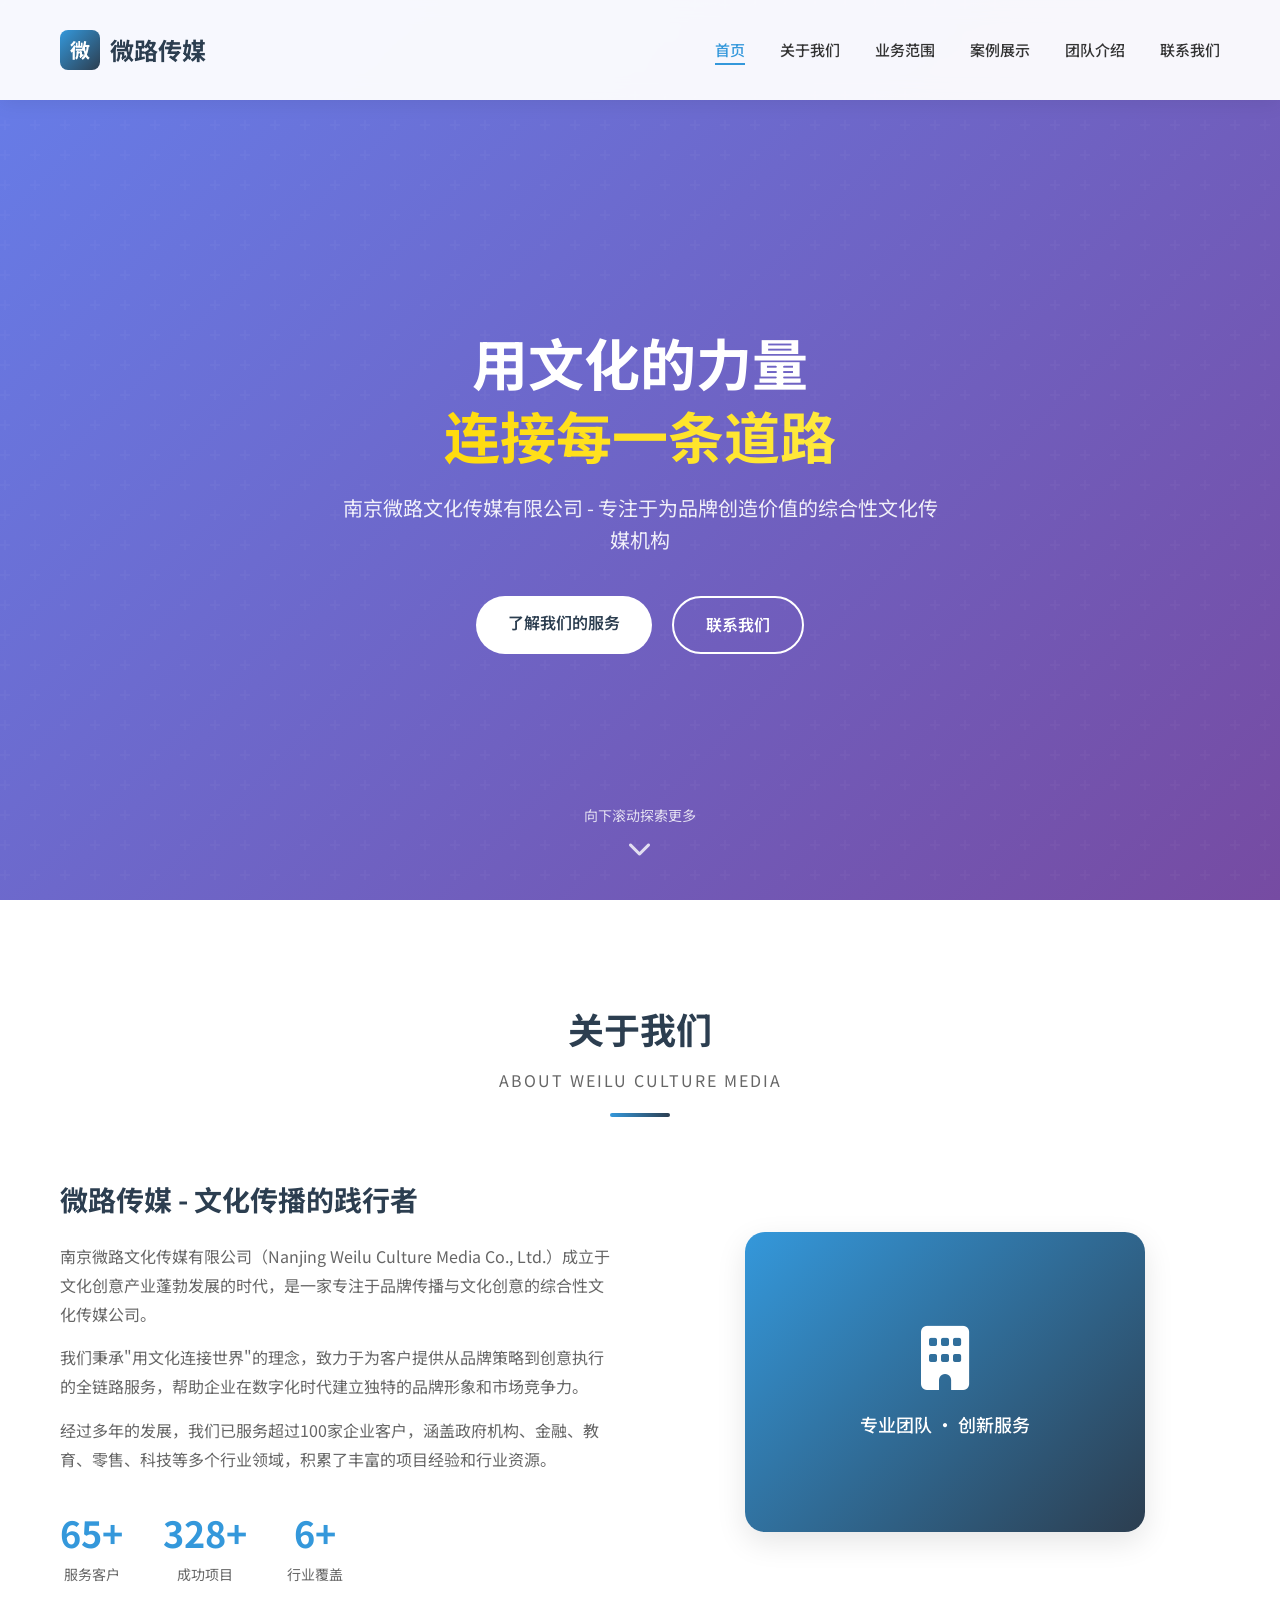
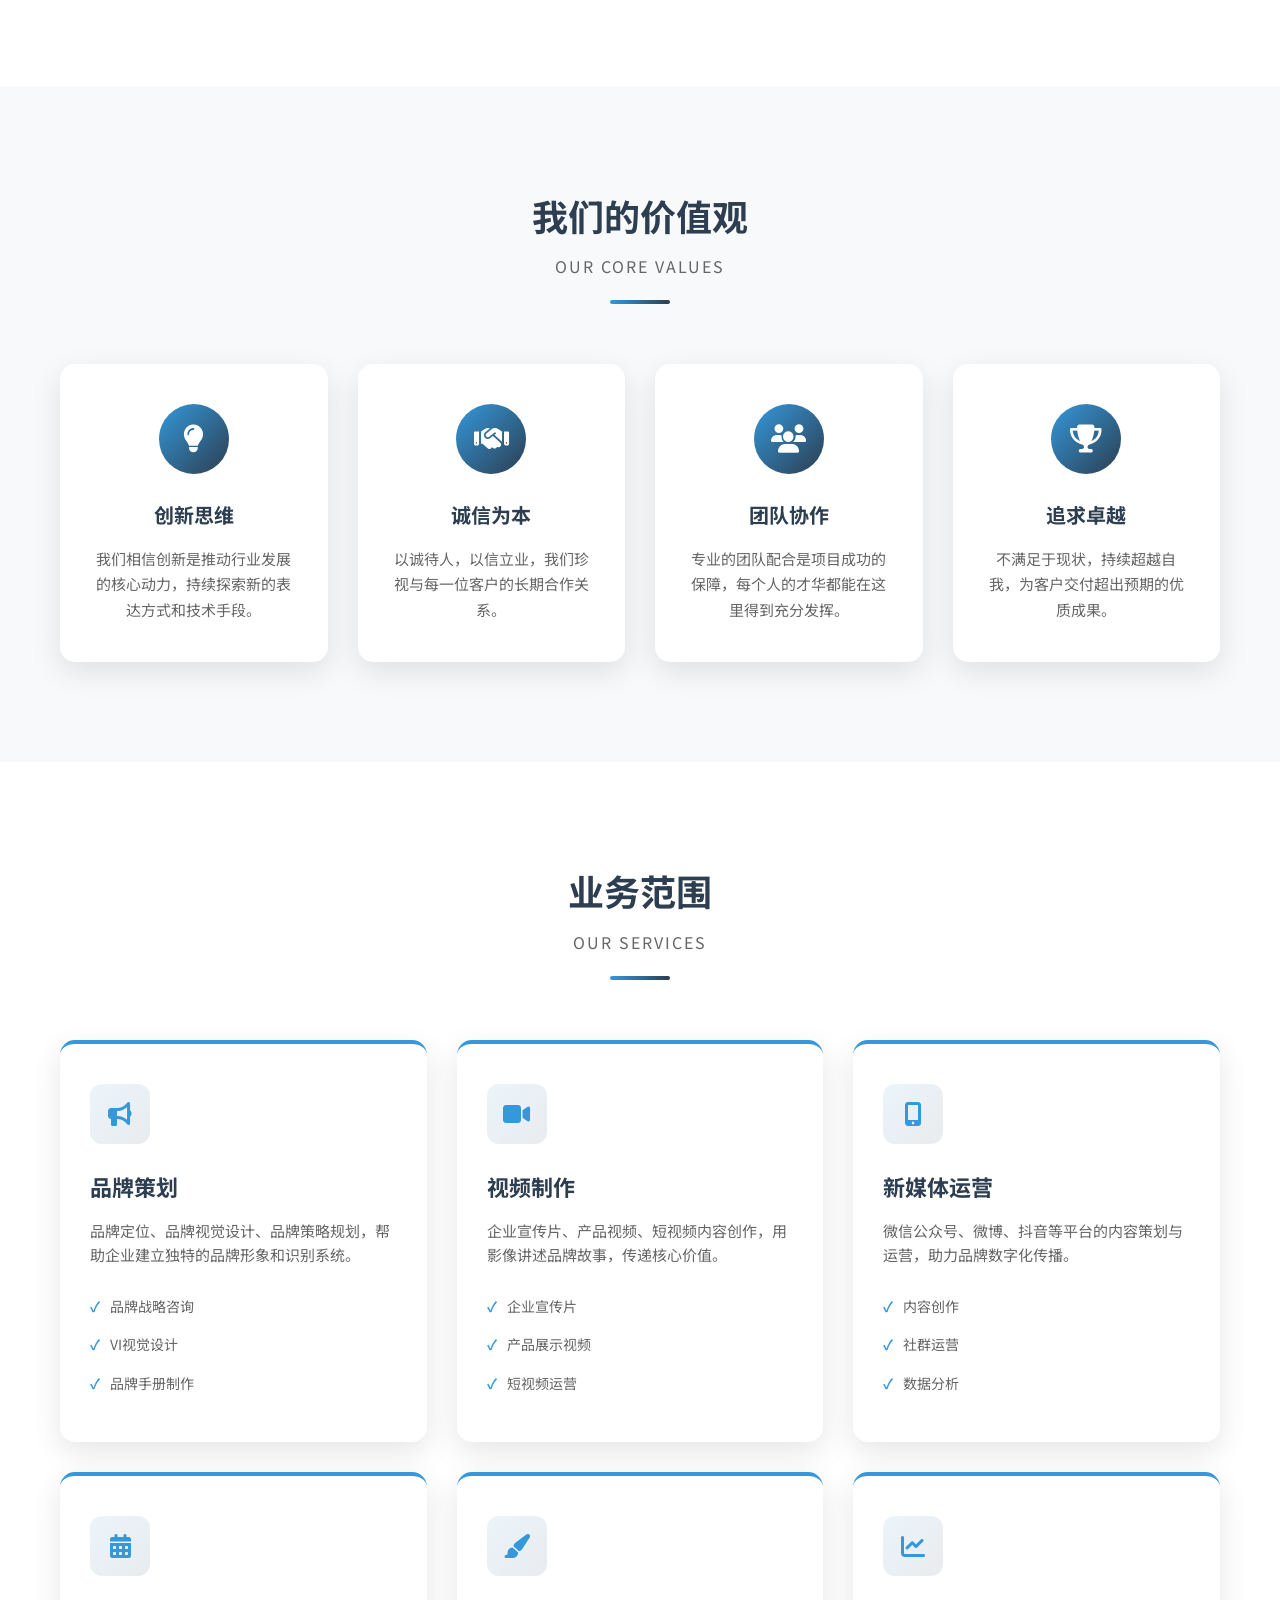
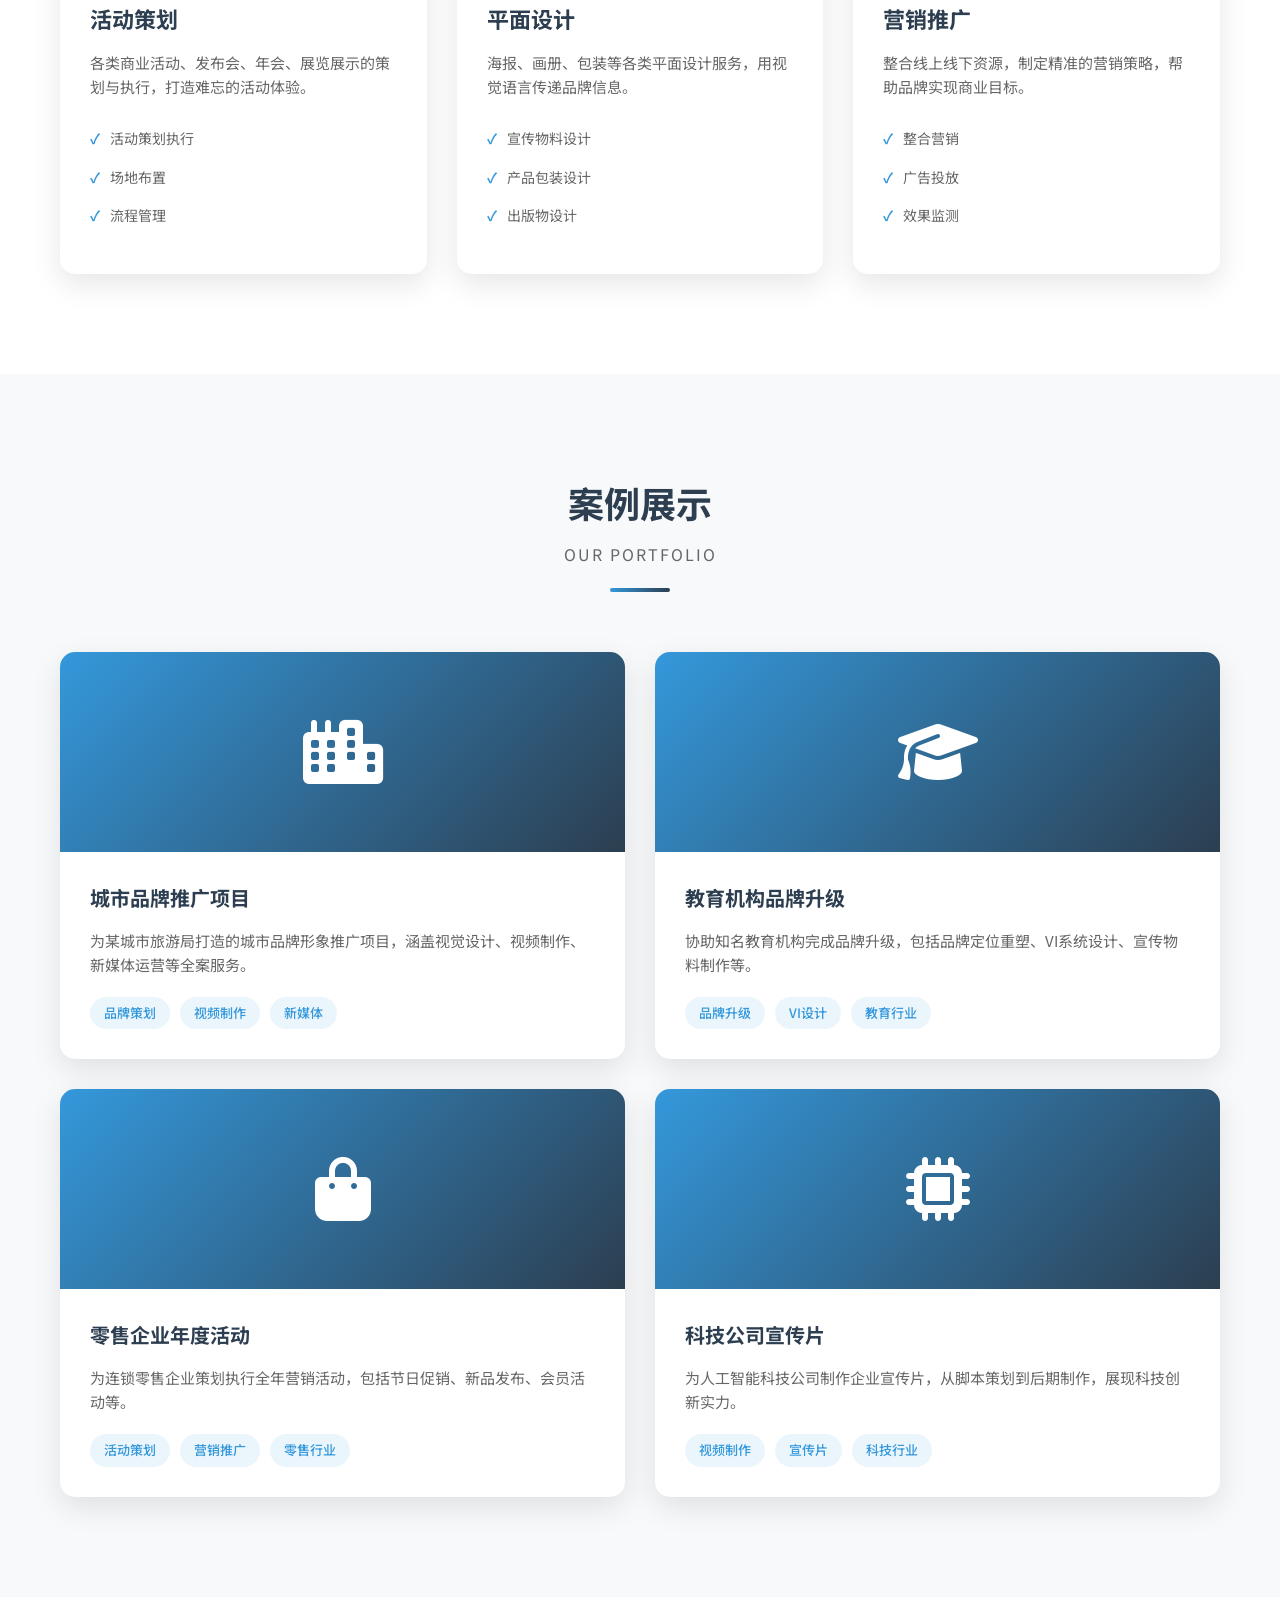
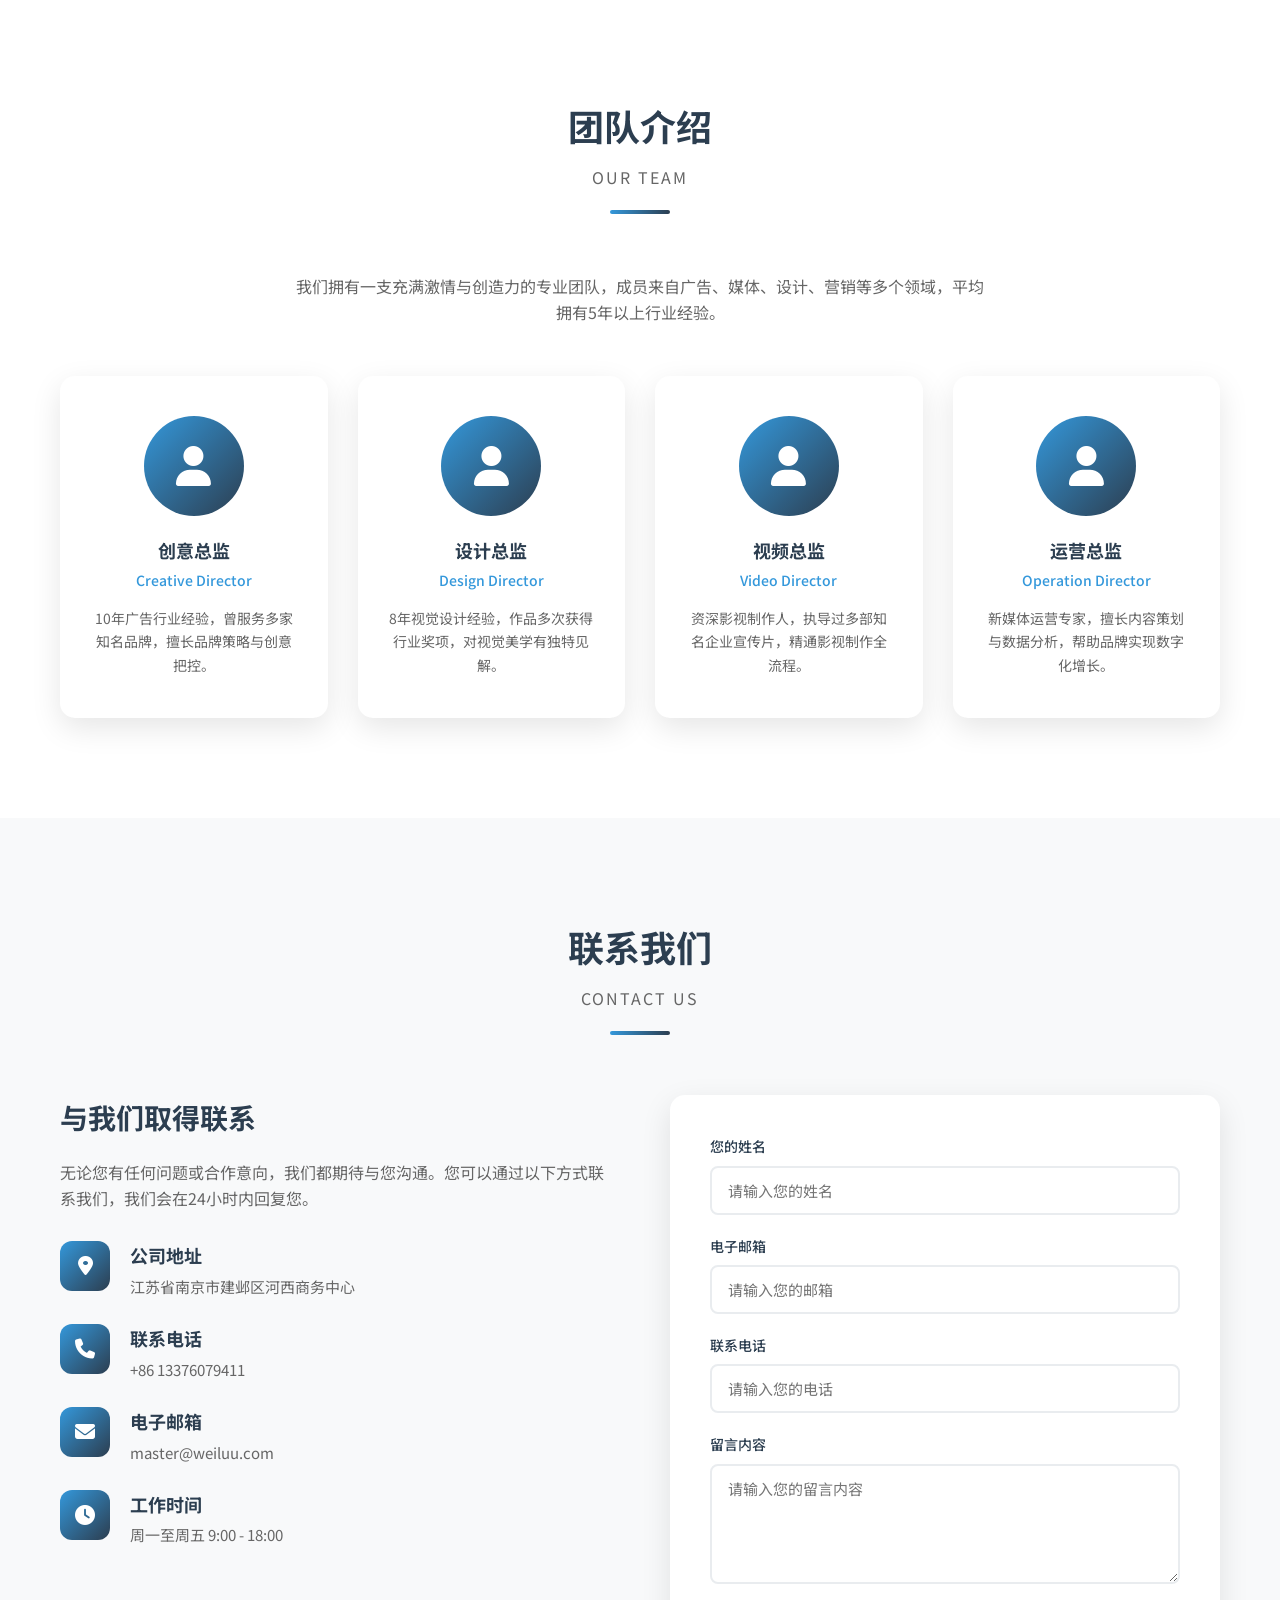
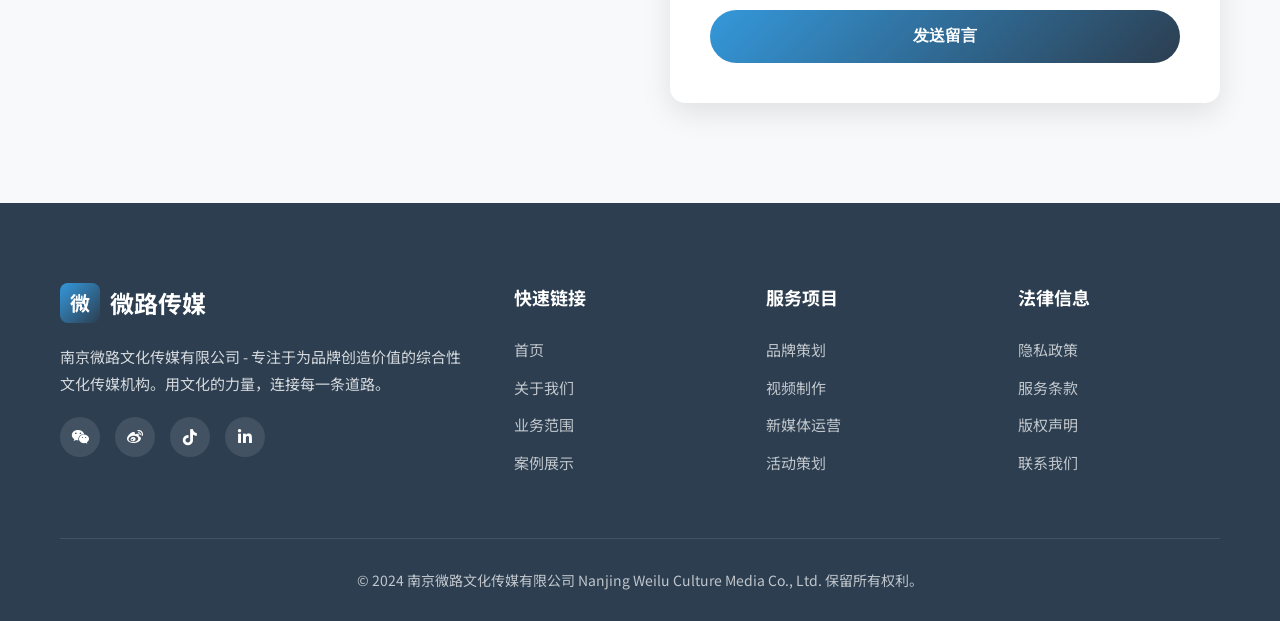
<file: index.html>
<!DOCTYPE html>
<html lang="zh-CN">
<head>
    <meta charset="UTF-8">
    <meta name="viewport" content="width=device-width, initial-scale=1.0">
    <meta name="description" content="南京微路文化传媒有限公司 - 专业的文化传媒服务提供商，专注于品牌策划、视频制作、新媒体运营、活动策划等全方位文化传播服务">
    <meta name="keywords" content="文化传媒,品牌策划,视频制作,新媒体运营,活动策划,南京传媒公司">
    <meta name="author" content="南京微路文化传媒有限公司">
    <title>南京微路文化传媒有限公司 | Nanjing Weilu Culture Media Co., Ltd.</title>
    <link rel="stylesheet" href="css/style.css">
    <link href="https://fonts.googleapis.com/css2?family=Noto+Sans+SC:wght@300;400;500;700&display=swap" rel="stylesheet">
    <link rel="stylesheet" href="https://cdnjs.cloudflare.com/ajax/libs/font-awesome/6.4.0/css/all.min.css">
</head>
<body>
    <!-- 导航栏 -->
    <header class="header">
        <nav class="navbar">
            <div class="container">
                <div class="nav-wrapper">
                    <div class="logo">
                        <span class="logo-icon">微</span>
                        <span class="logo-text">微路传媒</span>
                    </div>
                    <ul class="nav-menu" id="navMenu">
                        <li><a href="#home" class="nav-link active">首页</a></li>
                        <li><a href="#about" class="nav-link">关于我们</a></li>
                        <li><a href="#services" class="nav-link">业务范围</a></li>
                        <li><a href="#projects" class="nav-link">案例展示</a></li>
                        <li><a href="#team" class="nav-link">团队介绍</a></li>
                        <li><a href="#contact" class="nav-link">联系我们</a></li>
                    </ul>
                    <div class="hamburger" id="hamburger">
                        <span></span>
                        <span></span>
                        <span></span>
                    </div>
                </div>
            </div>
        </nav>
    </header>

    <!-- Hero区域 -->
    <section id="home" class="hero">
        <div class="hero-bg"></div>
        <div class="container">
            <div class="hero-content">
                <h1 class="hero-title">
                    <span class="title-line">用文化的力量</span>
                    <span class="title-line highlight">连接每一条道路</span>
                </h1>
                <p class="hero-subtitle">南京微路文化传媒有限公司 - 专注于为品牌创造价值的综合性文化传媒机构</p>
                <div class="hero-buttons">
                    <a href="#services" class="btn btn-primary">了解我们的服务</a>
                    <a href="#contact" class="btn btn-outline">联系我们</a>
                </div>
            </div>
        </div>
        <div class="scroll-indicator">
            <span>向下滚动探索更多</span>
            <i class="fas fa-chevron-down"></i>
        </div>
    </section>

    <!-- 关于我们 -->
    <section id="about" class="about section">
        <div class="container">
            <div class="section-header">
                <h2 class="section-title">关于我们</h2>
                <p class="section-subtitle">About Weilu Culture Media</p>
                <div class="divider"></div>
            </div>
            <div class="about-content">
                <div class="about-text">
                    <h3>微路传媒 - 文化传播的践行者</h3>
                    <p>南京微路文化传媒有限公司（Nanjing Weilu Culture Media Co., Ltd.）成立于文化创意产业蓬勃发展的时代，是一家专注于品牌传播与文化创意的综合性文化传媒公司。</p>
                    <p>我们秉承"用文化连接世界"的理念，致力于为客户提供从品牌策略到创意执行的全链路服务，帮助企业在数字化时代建立独特的品牌形象和市场竞争力。</p>
                    <p>经过多年的发展，我们已服务超过100家企业客户，涵盖政府机构、金融、教育、零售、科技等多个行业领域，积累了丰富的项目经验和行业资源。</p>
                    <div class="about-stats">
                        <div class="stat-item">
                            <span class="stat-number">100+</span>
                            <span class="stat-label">服务客户</span>
                        </div>
                        <div class="stat-item">
                            <span class="stat-number">500+</span>
                            <span class="stat-label">成功项目</span>
                        </div>
                        <div class="stat-item">
                            <span class="stat-number">10+</span>
                            <span class="stat-label">行业覆盖</span>
                        </div>
                    </div>
                </div>
                <div class="about-image">
                    <div class="image-placeholder">
                        <i class="fas fa-building"></i>
                        <p>专业团队 · 创新服务</p>
                    </div>
                </div>
            </div>
        </div>
    </section>

    <!-- 我们的价值观 -->
    <section class="values section bg-light">
        <div class="container">
            <div class="section-header">
                <h2 class="section-title">我们的价值观</h2>
                <p class="section-subtitle">Our Core Values</p>
                <div class="divider"></div>
            </div>
            <div class="values-grid">
                <div class="value-card">
                    <div class="value-icon">
                        <i class="fas fa-lightbulb"></i>
                    </div>
                    <h3>创新思维</h3>
                    <p>我们相信创新是推动行业发展的核心动力，持续探索新的表达方式和技术手段。</p>
                </div>
                <div class="value-card">
                    <div class="value-icon">
                        <i class="fas fa-handshake"></i>
                    </div>
                    <h3>诚信为本</h3>
                    <p>以诚待人，以信立业，我们珍视与每一位客户的长期合作关系。</p>
                </div>
                <div class="value-card">
                    <div class="value-icon">
                        <i class="fas fa-users"></i>
                    </div>
                    <h3>团队协作</h3>
                    <p>专业的团队配合是项目成功的保障，每个人的才华都能在这里得到充分发挥。</p>
                </div>
                <div class="value-card">
                    <div class="value-icon">
                        <i class="fas fa-trophy"></i>
                    </div>
                    <h3>追求卓越</h3>
                    <p>不满足于现状，持续超越自我，为客户交付超出预期的优质成果。</p>
                </div>
            </div>
        </div>
    </section>

    <!-- 业务范围 -->
    <section id="services" class="services section">
        <div class="container">
            <div class="section-header">
                <h2 class="section-title">业务范围</h2>
                <p class="section-subtitle">Our Services</p>
                <div class="divider"></div>
            </div>
            <div class="services-grid">
                <div class="service-card">
                    <div class="service-icon">
                        <i class="fas fa-bullhorn"></i>
                    </div>
                    <h3>品牌策划</h3>
                    <p>品牌定位、品牌视觉设计、品牌策略规划，帮助企业建立独特的品牌形象和识别系统。</p>
                    <ul class="service-list">
                        <li>品牌战略咨询</li>
                        <li>VI视觉设计</li>
                        <li>品牌手册制作</li>
                    </ul>
                </div>
                <div class="service-card">
                    <div class="service-icon">
                        <i class="fas fa-video"></i>
                    </div>
                    <h3>视频制作</h3>
                    <p>企业宣传片、产品视频、短视频内容创作，用影像讲述品牌故事，传递核心价值。</p>
                    <ul class="service-list">
                        <li>企业宣传片</li>
                        <li>产品展示视频</li>
                        <li>短视频运营</li>
                    </ul>
                </div>
                <div class="service-card">
                    <div class="service-icon">
                        <i class="fas fa-mobile-alt"></i>
                    </div>
                    <h3>新媒体运营</h3>
                    <p>微信公众号、微博、抖音等平台的内容策划与运营，助力品牌数字化传播。</p>
                    <ul class="service-list">
                        <li>内容创作</li>
                        <li>社群运营</li>
                        <li>数据分析</li>
                    </ul>
                </div>
                <div class="service-card">
                    <div class="service-icon">
                        <i class="fas fa-calendar-alt"></i>
                    </div>
                    <h3>活动策划</h3>
                    <p>各类商业活动、发布会、年会、展览展示的策划与执行，打造难忘的活动体验。</p>
                    <ul class="service-list">
                        <li>活动策划执行</li>
                        <li>场地布置</li>
                        <li>流程管理</li>
                    </ul>
                </div>
                <div class="service-card">
                    <div class="service-icon">
                        <i class="fas fa-paint-brush"></i>
                    </div>
                    <h3>平面设计</h3>
                    <p>海报、画册、包装等各类平面设计服务，用视觉语言传递品牌信息。</p>
                    <ul class="service-list">
                        <li>宣传物料设计</li>
                        <li>产品包装设计</li>
                        <li>出版物设计</li>
                    </ul>
                </div>
                <div class="service-card">
                    <div class="service-icon">
                        <i class="fas fa-chart-line"></i>
                    </div>
                    <h3>营销推广</h3>
                    <p>整合线上线下资源，制定精准的营销策略，帮助品牌实现商业目标。</p>
                    <ul class="service-list">
                        <li>整合营销</li>
                        <li>广告投放</li>
                        <li>效果监测</li>
                    </ul>
                </div>
            </div>
        </div>
    </section>

    <!-- 案例展示 -->
    <section id="projects" class="projects section bg-light">
        <div class="container">
            <div class="section-header">
                <h2 class="section-title">案例展示</h2>
                <p class="section-subtitle">Our Portfolio</p>
                <div class="divider"></div>
            </div>
            <div class="projects-grid">
                <div class="project-card">
                    <div class="project-image">
                        <i class="fas fa-city"></i>
                    </div>
                    <div class="project-info">
                        <h3>城市品牌推广项目</h3>
                        <p>为某城市旅游局打造的城市品牌形象推广项目，涵盖视觉设计、视频制作、新媒体运营等全案服务。</p>
                        <div class="project-tags">
                            <span>品牌策划</span>
                            <span>视频制作</span>
                            <span>新媒体</span>
                        </div>
                    </div>
                </div>
                <div class="project-card">
                    <div class="project-image">
                        <i class="fas fa-graduation-cap"></i>
                    </div>
                    <div class="project-info">
                        <h3>教育机构品牌升级</h3>
                        <p>协助知名教育机构完成品牌升级，包括品牌定位重塑、VI系统设计、宣传物料制作等。</p>
                        <div class="project-tags">
                            <span>品牌升级</span>
                            <span>VI设计</span>
                            <span>教育行业</span>
                        </div>
                    </div>
                </div>
                <div class="project-card">
                    <div class="project-image">
                        <i class="fas fa-shopping-bag"></i>
                    </div>
                    <div class="project-info">
                        <h3>零售企业年度活动</h3>
                        <p>为连锁零售企业策划执行全年营销活动，包括节日促销、新品发布、会员活动等。</p>
                        <div class="project-tags">
                            <span>活动策划</span>
                            <span>营销推广</span>
                            <span>零售行业</span>
                        </div>
                    </div>
                </div>
                <div class="project-card">
                    <div class="project-image">
                        <i class="fas fa-microchip"></i>
                    </div>
                    <div class="project-info">
                        <h3>科技公司宣传片</h3>
                        <p>为人工智能科技公司制作企业宣传片，从脚本策划到后期制作，展现科技创新实力。</p>
                        <div class="project-tags">
                            <span>视频制作</span>
                            <span>宣传片</span>
                            <span>科技行业</span>
                        </div>
                    </div>
                </div>
            </div>
        </div>
    </section>

    <!-- 团队介绍 -->
    <section id="team" class="team section">
        <div class="container">
            <div class="section-header">
                <h2 class="section-title">团队介绍</h2>
                <p class="section-subtitle">Our Team</p>
                <div class="divider"></div>
            </div>
            <p class="team-intro">我们拥有一支充满激情与创造力的专业团队，成员来自广告、媒体、设计、营销等多个领域，平均拥有5年以上行业经验。</p>
            <div class="team-grid">
                <div class="team-member">
                    <div class="member-avatar">
                        <i class="fas fa-user"></i>
                    </div>
                    <h4>创意总监</h4>
                    <p class="member-role">Creative Director</p>
                    <p class="member-desc">10年广告行业经验，曾服务多家知名品牌，擅长品牌策略与创意把控。</p>
                </div>
                <div class="team-member">
                    <div class="member-avatar">
                        <i class="fas fa-user"></i>
                    </div>
                    <h4>设计总监</h4>
                    <p class="member-role">Design Director</p>
                    <p class="member-desc">8年视觉设计经验，作品多次获得行业奖项，对视觉美学有独特见解。</p>
                </div>
                <div class="team-member">
                    <div class="member-avatar">
                        <i class="fas fa-user"></i>
                    </div>
                    <h4>视频总监</h4>
                    <p class="member-role">Video Director</p>
                    <p class="member-desc">资深影视制作人，执导过多部知名企业宣传片，精通影视制作全流程。</p>
                </div>
                <div class="team-member">
                    <div class="member-avatar">
                        <i class="fas fa-user"></i>
                    </div>
                    <h4>运营总监</h4>
                    <p class="member-role">Operation Director</p>
                    <p class="member-desc">新媒体运营专家，擅长内容策划与数据分析，帮助品牌实现数字化增长。</p>
                </div>
            </div>
        </div>
    </section>

    <!-- 联系我们 -->
    <section id="contact" class="contact section bg-light">
        <div class="container">
            <div class="section-header">
                <h2 class="section-title">联系我们</h2>
                <p class="section-subtitle">Contact Us</p>
                <div class="divider"></div>
            </div>
            <div class="contact-content">
                <div class="contact-info">
                    <h3>与我们取得联系</h3>
                    <p>无论您有任何问题或合作意向，我们都期待与您沟通。您可以通过以下方式联系我们，我们会在24小时内回复您。</p>
                    <div class="contact-items">
                        <div class="contact-item">
                            <div class="contact-item-icon">
                                <i class="fas fa-map-marker-alt"></i>
                            </div>
                            <div class="contact-item-content">
                                <h4>公司地址</h4>
                                <p>江苏省南京市建邺区河西商务中心</p>
                            </div>
                        </div>
                        <div class="contact-item">
                            <div class="contact-item-icon">
                                <i class="fas fa-phone"></i>
                            </div>
                            <div class="contact-item-content">
                                <h4>联系电话</h4>
                                <p>+86 13376079411</p>
                            </div>
                        </div>
                        <div class="contact-item">
                            <div class="contact-item-icon">
                                <i class="fas fa-envelope"></i>
                            </div>
                            <div class="contact-item-content">
                                <h4>电子邮箱</h4>
                                <p>master@weiluu.com</p>
                            </div>
                        </div>
                        <div class="contact-item">
                            <div class="contact-item-icon">
                                <i class="fas fa-clock"></i>
                            </div>
                            <div class="contact-item-content">
                                <h4>工作时间</h4>
                                <p>周一至周五 9:00 - 18:00</p>
                            </div>
                        </div>
                    </div>
                </div>
                <div class="contact-form">
                    <form id="contactForm">
                        <div class="form-group">
                            <label for="name">您的姓名</label>
                            <input type="text" id="name" name="name" placeholder="请输入您的姓名" required>
                        </div>
                        <div class="form-group">
                            <label for="email">电子邮箱</label>
                            <input type="email" id="email" name="email" placeholder="请输入您的邮箱" required>
                        </div>
                        <div class="form-group">
                            <label for="phone">联系电话</label>
                            <input type="tel" id="phone" name="phone" placeholder="请输入您的电话">
                        </div>
                        <div class="form-group">
                            <label for="message">留言内容</label>
                            <textarea id="message" name="message" placeholder="请输入您的留言内容" required></textarea>
                        </div>
                        <button type="submit" class="btn btn-primary">发送留言</button>
                    </form>
                </div>
            </div>
        </div>
    </section>

    <!-- 页脚 -->
    <footer class="footer">
        <div class="container">
            <div class="footer-content">
                <div class="footer-brand">
                    <div class="logo">
                        <span class="logo-icon">微</span>
                        <span class="logo-text">微路传媒</span>
                    </div>
                    <p>南京微路文化传媒有限公司 - 专注于为品牌创造价值的综合性文化传媒机构。用文化的力量，连接每一条道路。</p>
                    <div class="footer-social">
                        <a href="#" title="微信"><i class="fab fa-weixin"></i></a>
                        <a href="#" title="微博"><i class="fab fa-weibo"></i></a>
                        <a href="#" title="抖音"><i class="fab fa-tiktok"></i></a>
                        <a href="#" title="LinkedIn"><i class="fab fa-linkedin-in"></i></a>
                    </div>
                </div>
                <div class="footer-column">
                    <h4>快速链接</h4>
                    <ul>
                        <li><a href="#home">首页</a></li>
                        <li><a href="#about">关于我们</a></li>
                        <li><a href="#services">业务范围</a></li>
                        <li><a href="#projects">案例展示</a></li>
                    </ul>
                </div>
                <div class="footer-column">
                    <h4>服务项目</h4>
                    <ul>
                        <li><a href="#">品牌策划</a></li>
                        <li><a href="#">视频制作</a></li>
                        <li><a href="#">新媒体运营</a></li>
                        <li><a href="#">活动策划</a></li>
                    </ul>
                </div>
                <div class="footer-column">
                    <h4>法律信息</h4>
                    <ul>
                        <li><a href="#">隐私政策</a></li>
                        <li><a href="#">服务条款</a></li>
                        <li><a href="#">版权声明</a></li>
                        <li><a href="#contact">联系我们</a></li>
                    </ul>
                </div>
            </div>
            <div class="footer-bottom">
                <p>&copy; 2024 南京微路文化传媒有限公司 Nanjing Weilu Culture Media Co., Ltd. 保留所有权利。</p>
            </div>
        </div>
    </footer>

    <!-- JavaScript -->
    <script src="js/script.js"></script>
</body>
</html>
</file>
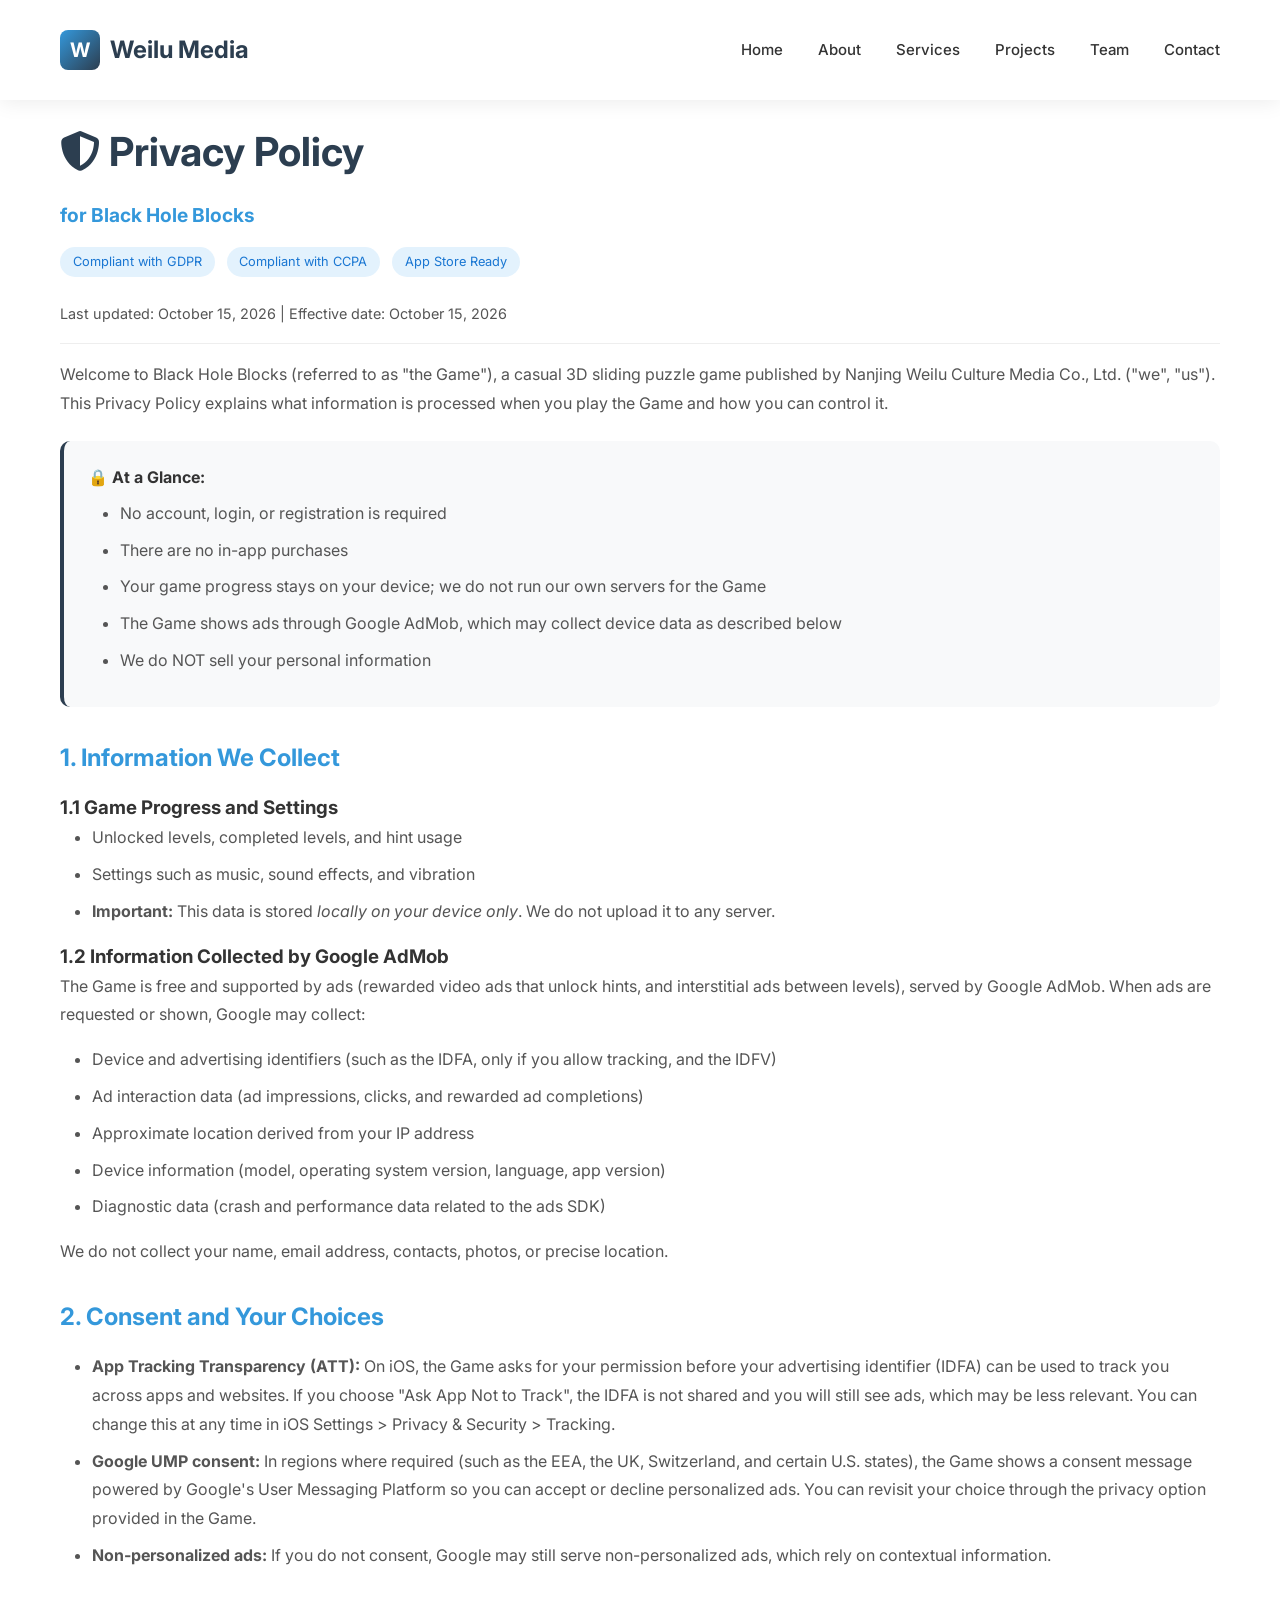
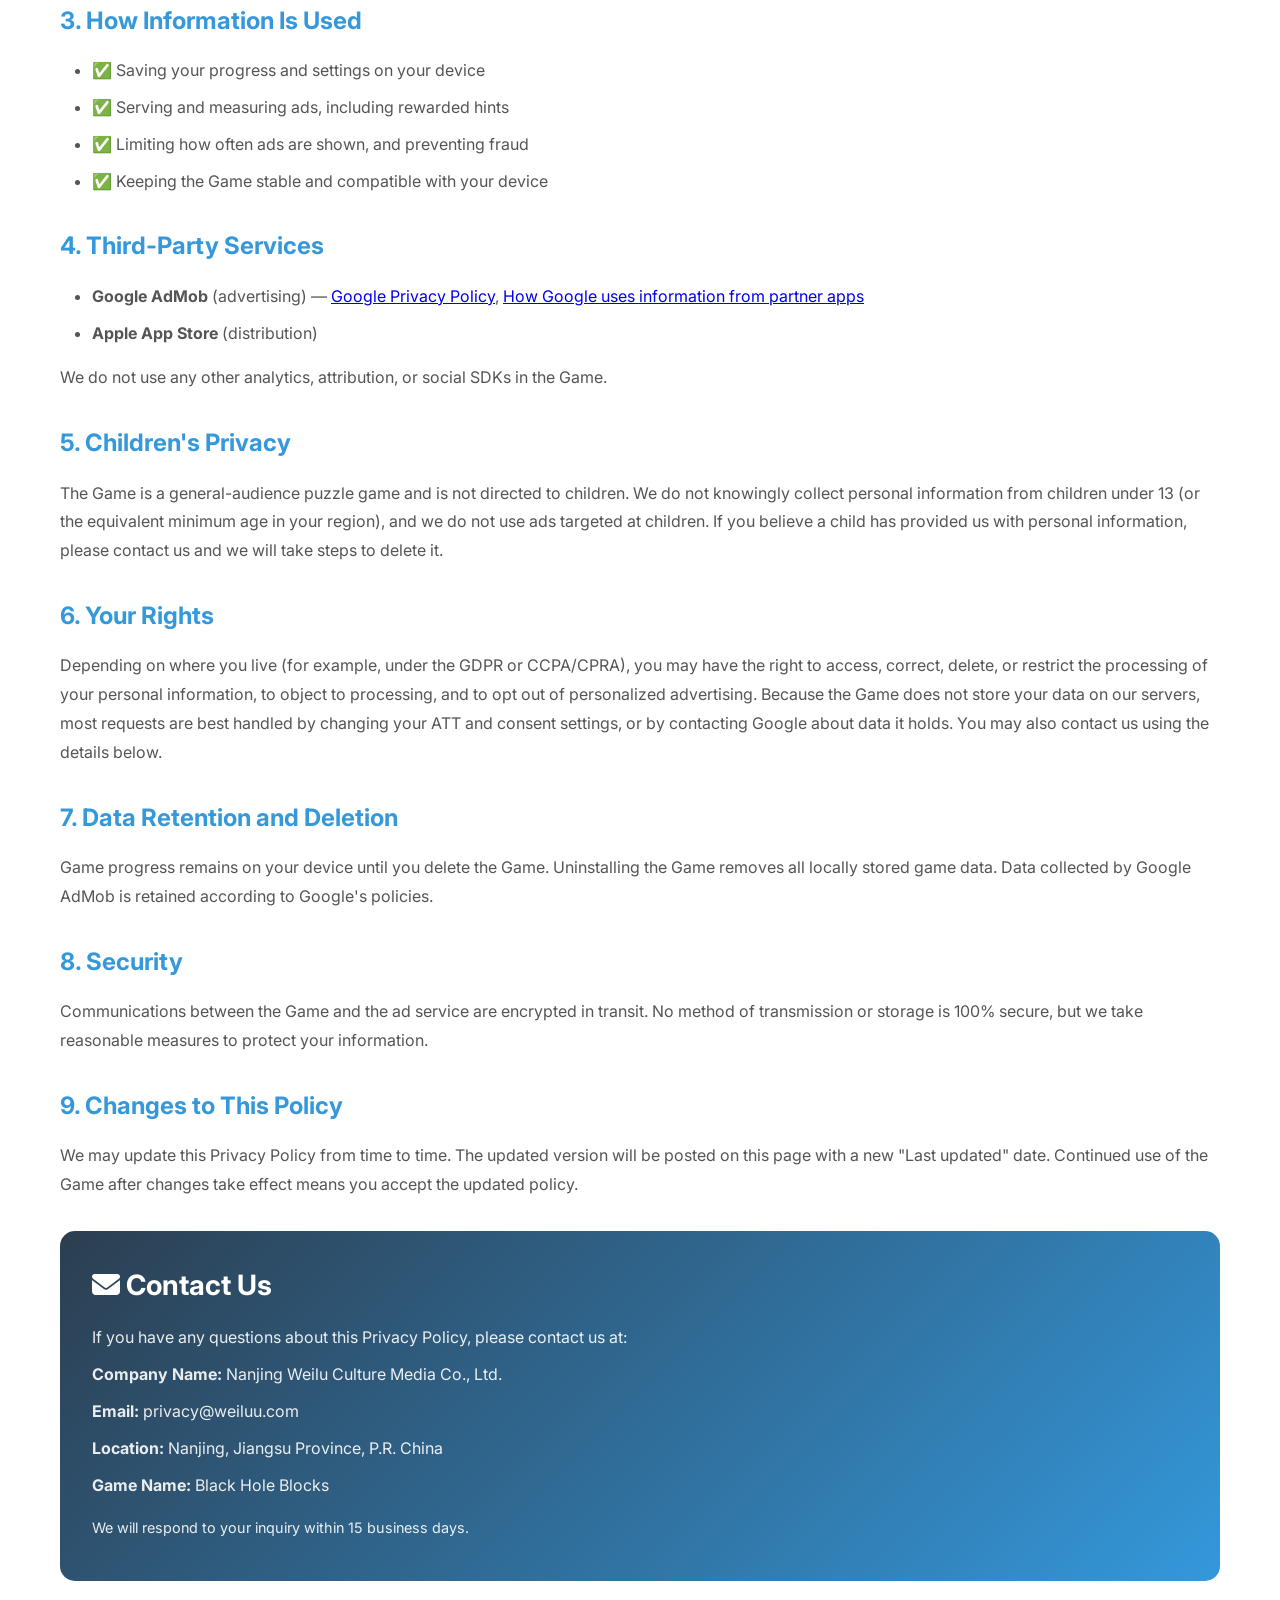
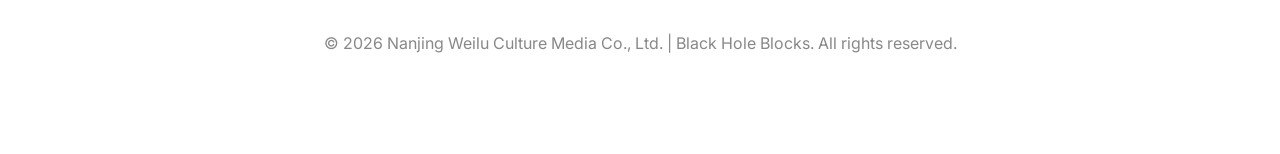
<file: privacy-black-hole-blocks-en.html>
<!DOCTYPE html>
<html lang="en">
<head>
    <meta charset="UTF-8">
    <meta name="viewport" content="width=device-width, initial-scale=1.0">
    <meta name="description" content="Black Hole Blocks Privacy Policy - Learn how we collect, use, and protect your personal information">
    <title>Privacy Policy | Black Hole Blocks</title>
    <link rel="stylesheet" href="css/style.css">
    <link href="https://fonts.googleapis.com/css2?family=Inter:wght@300;400;500;600;700&display=swap" rel="stylesheet">
    <link rel="stylesheet" href="https://cdnjs.cloudflare.com/ajax/libs/font-awesome/6.4.0/css/all.min.css">
    <style>
        body {
            font-family: 'Inter', -apple-system, BlinkMacSystemFont, sans-serif;
        }
        .privacy-content {
            padding: 120px 0 80px;
            min-height: 100vh;
        }
        .privacy-content h1 {
            font-size: 2.5rem;
            margin-bottom: 1rem;
            color: var(--primary-color);
        }
        .privacy-content h2 {
            font-size: 1.5rem;
            margin: 2rem 0 1rem;
            color: var(--secondary-color);
        }
        .privacy-content p, .privacy-content ul {
            line-height: 1.8;
            margin-bottom: 1rem;
            color: #555;
        }
        .privacy-content ul {
            padding-left: 2rem;
        }
        .privacy-content li {
            margin-bottom: 0.5rem;
        }
        .last-updated {
            color: #888;
            font-size: 0.9rem;
            margin-bottom: 2rem;
            padding-bottom: 1rem;
            border-bottom: 1px solid #eee;
        }
        .highlight-box {
            background: #f8f9fa;
            padding: 1.5rem;
            border-radius: 10px;
            margin: 1.5rem 0;
            border-left: 4px solid var(--primary-color);
        }
        .contact-info {
            background: linear-gradient(135deg, var(--primary-color), var(--secondary-color));
            color: white;
            padding: 2rem;
            border-radius: 15px;
            margin-top: 2rem;
        }
        .contact-info h3 {
            color: white;
            margin-bottom: 1rem;
        }
        .contact-info p {
            color: rgba(255,255,255,0.9);
            margin-bottom: 0.5rem;
        }
        .badge {
            display: inline-block;
            background: #e3f2fd;
            color: #1976d2;
            padding: 0.3rem 0.8rem;
            border-radius: 20px;
            font-size: 0.8rem;
            margin-right: 0.5rem;
            margin-bottom: 0.5rem;
        }
    </style>
</head>
<body>
    <!-- 导航栏 -->
    <header class="header">
        <nav class="navbar">
            <div class="container">
                <div class="nav-wrapper">
                    <div class="logo">
                        <span class="logo-icon">W</span>
                        <span class="logo-text">Weilu Media</span>
                    </div>
                    <ul class="nav-menu" id="navMenu">
                        <li><a href="index.html#home" class="nav-link">Home</a></li>
                        <li><a href="index.html#about" class="nav-link">About</a></li>
                        <li><a href="index.html#services" class="nav-link">Services</a></li>
                        <li><a href="index.html#projects" class="nav-link">Projects</a></li>
                        <li><a href="index.html#team" class="nav-link">Team</a></li>
                        <li><a href="index.html#contact" class="nav-link">Contact</a></li>
                    </ul>
                    <div class="hamburger" id="hamburger">
                        <span></span>
                        <span></span>
                        <span></span>
                    </div>
                </div>
            </div>
        </nav>
    </header>

    <!-- 隐私政策内容 -->
    <section class="privacy-content">
        <div class="container">
            <h1><i class="fas fa-shield-alt"></i> Privacy Policy</h1>
            <h2 style="margin-top: 0.5rem; font-size: 1.2rem;">for Black Hole Blocks</h2>

            <div style="margin-bottom: 1rem;">
                <span class="badge">Compliant with GDPR</span>
                <span class="badge">Compliant with CCPA</span>
                <span class="badge">App Store Ready</span>
            </div>

            <p class="last-updated">Last updated: October 15, 2026 | Effective date: October 15, 2026</p>

            <p>Welcome to Black Hole Blocks (referred to as "the Game"), a casual 3D sliding puzzle game published by Nanjing Weilu Culture Media Co., Ltd. ("we", "us"). This Privacy Policy explains what information is processed when you play the Game and how you can control it.</p>

            <div class="highlight-box">
                <strong>🔒 At a Glance:</strong>
                <ul style="margin-bottom: 0; margin-top: 0.5rem;">
                    <li>No account, login, or registration is required</li>
                    <li>There are no in-app purchases</li>
                    <li>Your game progress stays on your device; we do not run our own servers for the Game</li>
                    <li>The Game shows ads through Google AdMob, which may collect device data as described below</li>
                    <li>We do NOT sell your personal information</li>
                </ul>
            </div>

            <h2>1. Information We Collect</h2>

            <h3>1.1 Game Progress and Settings</h3>
            <ul>
                <li>Unlocked levels, completed levels, and hint usage</li>
                <li>Settings such as music, sound effects, and vibration</li>
                <li><strong>Important:</strong> This data is stored <em>locally on your device only</em>. We do not upload it to any server.</li>
            </ul>

            <h3>1.2 Information Collected by Google AdMob</h3>
            <p>The Game is free and supported by ads (rewarded video ads that unlock hints, and interstitial ads between levels), served by Google AdMob. When ads are requested or shown, Google may collect:</p>
            <ul>
                <li>Device and advertising identifiers (such as the IDFA, only if you allow tracking, and the IDFV)</li>
                <li>Ad interaction data (ad impressions, clicks, and rewarded ad completions)</li>
                <li>Approximate location derived from your IP address</li>
                <li>Device information (model, operating system version, language, app version)</li>
                <li>Diagnostic data (crash and performance data related to the ads SDK)</li>
            </ul>
            <p>We do not collect your name, email address, contacts, photos, or precise location.</p>

            <h2>2. Consent and Your Choices</h2>
            <ul>
                <li><strong>App Tracking Transparency (ATT):</strong> On iOS, the Game asks for your permission before your advertising identifier (IDFA) can be used to track you across apps and websites. If you choose "Ask App Not to Track", the IDFA is not shared and you will still see ads, which may be less relevant. You can change this at any time in iOS Settings > Privacy & Security > Tracking.</li>
                <li><strong>Google UMP consent:</strong> In regions where required (such as the EEA, the UK, Switzerland, and certain U.S. states), the Game shows a consent message powered by Google's User Messaging Platform so you can accept or decline personalized ads. You can revisit your choice through the privacy option provided in the Game.</li>
                <li><strong>Non-personalized ads:</strong> If you do not consent, Google may still serve non-personalized ads, which rely on contextual information.</li>
            </ul>

            <h2>3. How Information Is Used</h2>
            <ul>
                <li>✅ Saving your progress and settings on your device</li>
                <li>✅ Serving and measuring ads, including rewarded hints</li>
                <li>✅ Limiting how often ads are shown, and preventing fraud</li>
                <li>✅ Keeping the Game stable and compatible with your device</li>
            </ul>

            <h2>4. Third-Party Services</h2>
            <ul>
                <li><strong>Google AdMob</strong> (advertising) — <a href="https://policies.google.com/privacy" target="_blank" rel="noopener">Google Privacy Policy</a>, <a href="https://policies.google.com/technologies/partner-sites" target="_blank" rel="noopener">How Google uses information from partner apps</a></li>
                <li><strong>Apple App Store</strong> (distribution)</li>
            </ul>
            <p>We do not use any other analytics, attribution, or social SDKs in the Game.</p>

            <h2>5. Children's Privacy</h2>
            <p>The Game is a general-audience puzzle game and is not directed to children. We do not knowingly collect personal information from children under 13 (or the equivalent minimum age in your region), and we do not use ads targeted at children. If you believe a child has provided us with personal information, please contact us and we will take steps to delete it.</p>

            <h2>6. Your Rights</h2>
            <p>Depending on where you live (for example, under the GDPR or CCPA/CPRA), you may have the right to access, correct, delete, or restrict the processing of your personal information, to object to processing, and to opt out of personalized advertising. Because the Game does not store your data on our servers, most requests are best handled by changing your ATT and consent settings, or by contacting Google about data it holds. You may also contact us using the details below.</p>

            <h2>7. Data Retention and Deletion</h2>
            <p>Game progress remains on your device until you delete the Game. Uninstalling the Game removes all locally stored game data. Data collected by Google AdMob is retained according to Google's policies.</p>

            <h2>8. Security</h2>
            <p>Communications between the Game and the ad service are encrypted in transit. No method of transmission or storage is 100% secure, but we take reasonable measures to protect your information.</p>

            <h2>9. Changes to This Policy</h2>
            <p>We may update this Privacy Policy from time to time. The updated version will be posted on this page with a new "Last updated" date. Continued use of the Game after changes take effect means you accept the updated policy.</p>

            <div class="contact-info">
                <h3><i class="fas fa-envelope"></i> Contact Us</h3>
                <p>If you have any questions about this Privacy Policy, please contact us at:</p>
                <p><strong>Company Name:</strong> Nanjing Weilu Culture Media Co., Ltd.</p>
                <p><strong>Email:</strong> privacy@weiluu.com</p>
                <p><strong>Location:</strong> Nanjing, Jiangsu Province, P.R. China</p>
                <p><strong>Game Name:</strong> Black Hole Blocks</p>
                <p style="margin-top: 1rem; font-size: 0.9rem;">We will respond to your inquiry within 15 business days.</p>
            </div>

            <p style="text-align: center; margin-top: 3rem; color: #888;">
                © 2026 Nanjing Weilu Culture Media Co., Ltd. | Black Hole Blocks. All rights reserved.
            </p>
        </div>
    </section>

    <script src="js/script.js"></script>
</body>
</html>
</file>
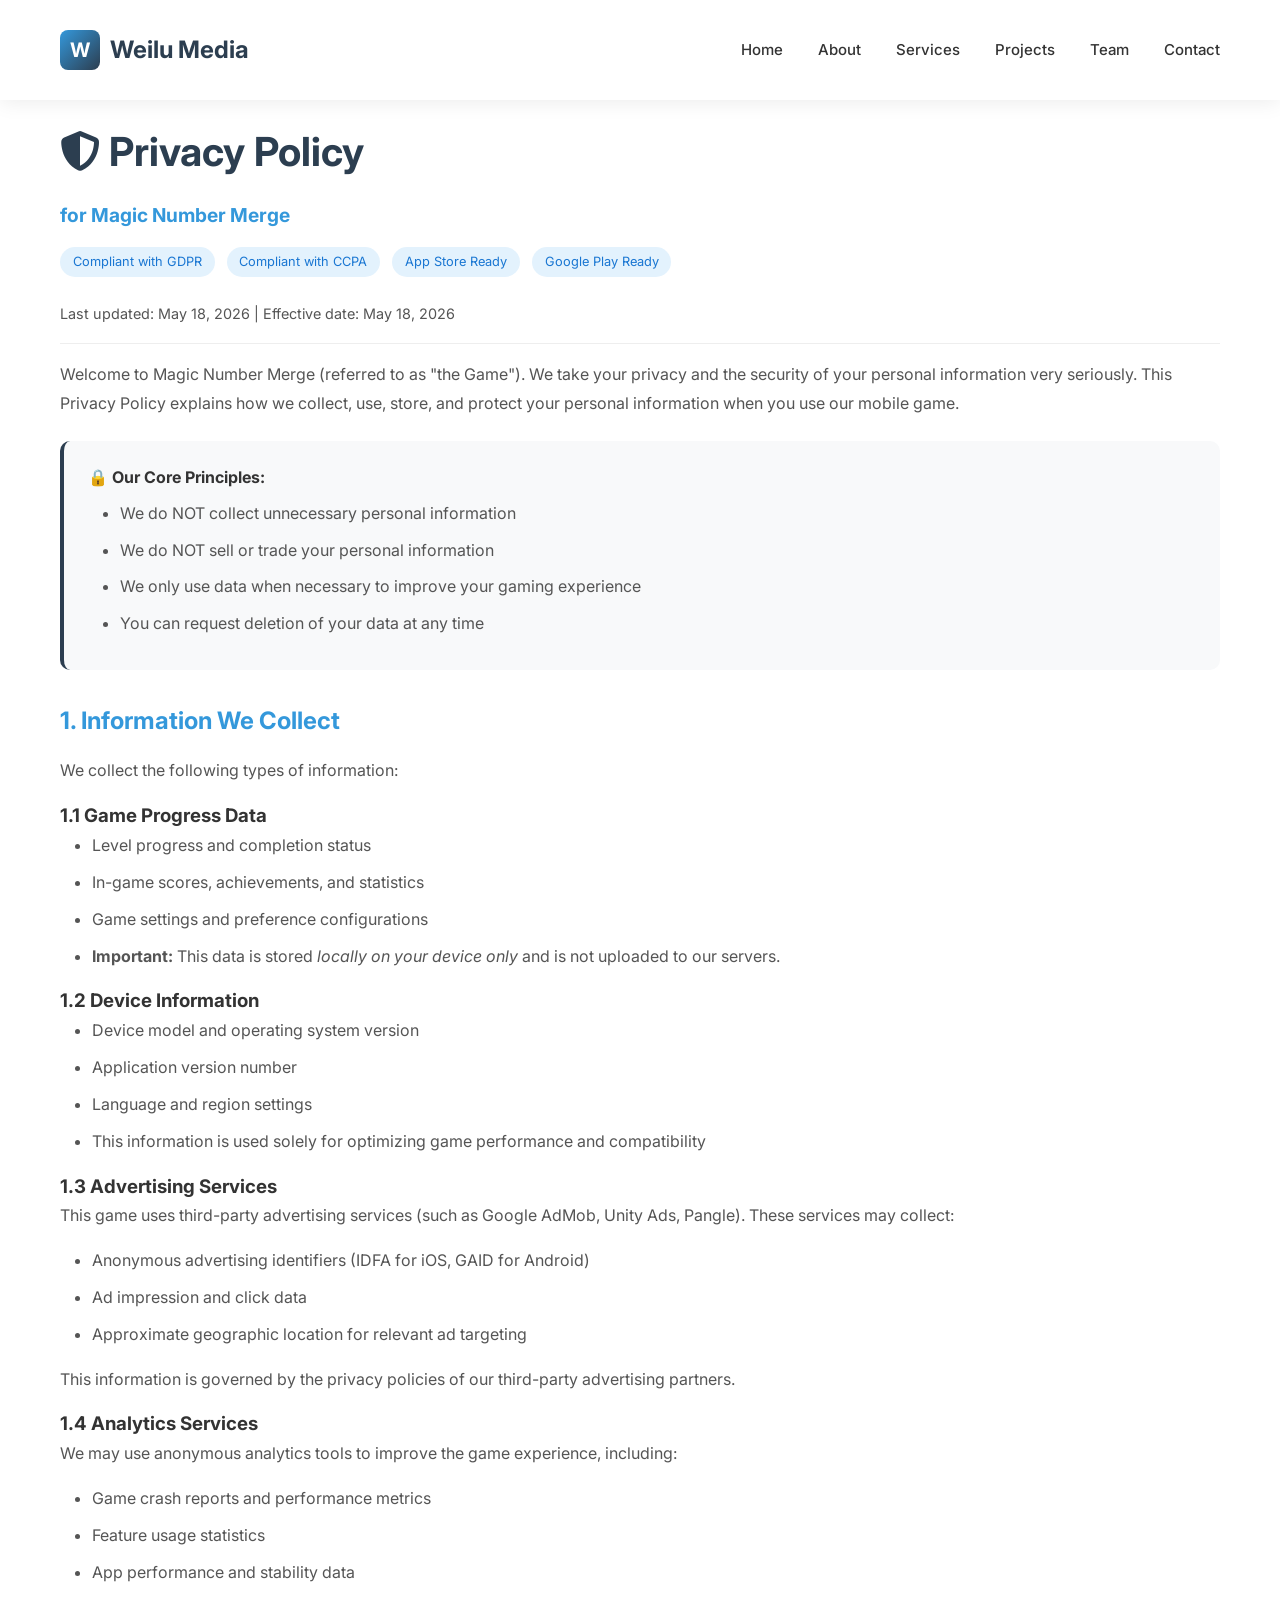
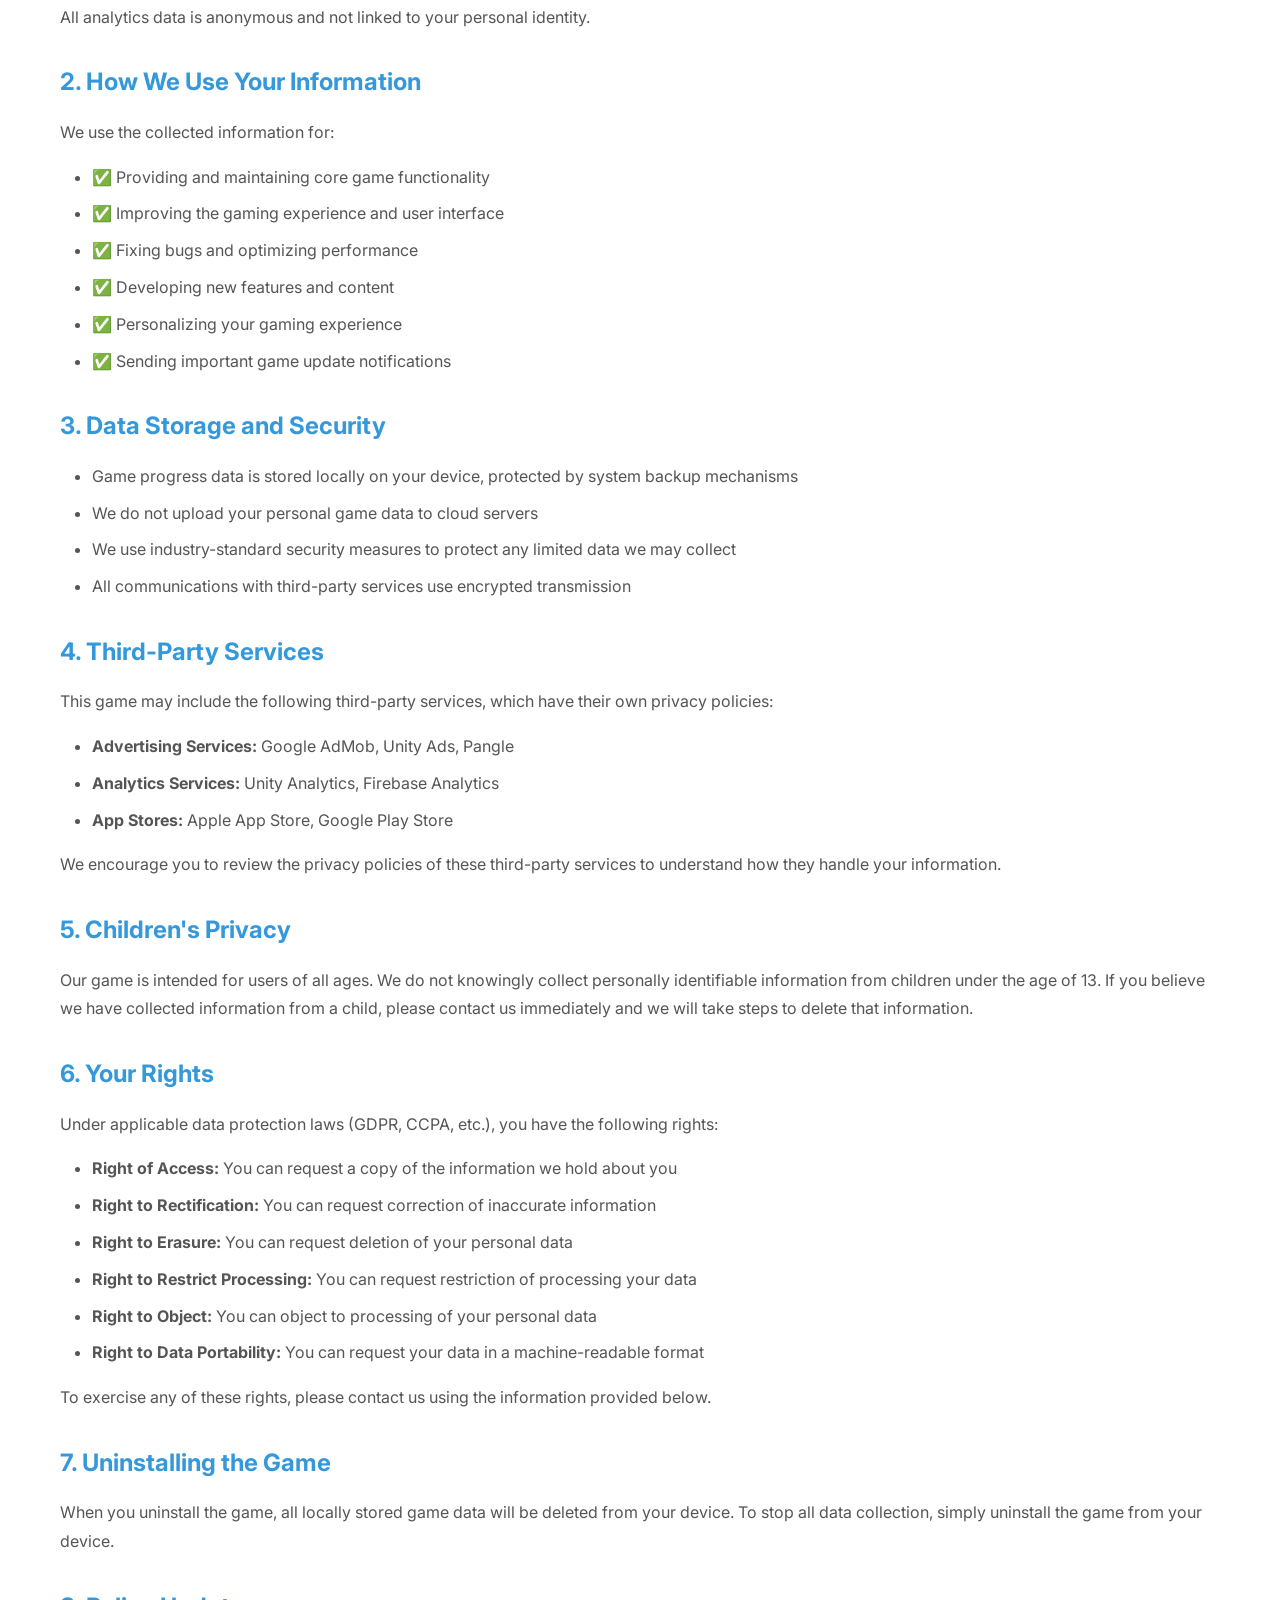
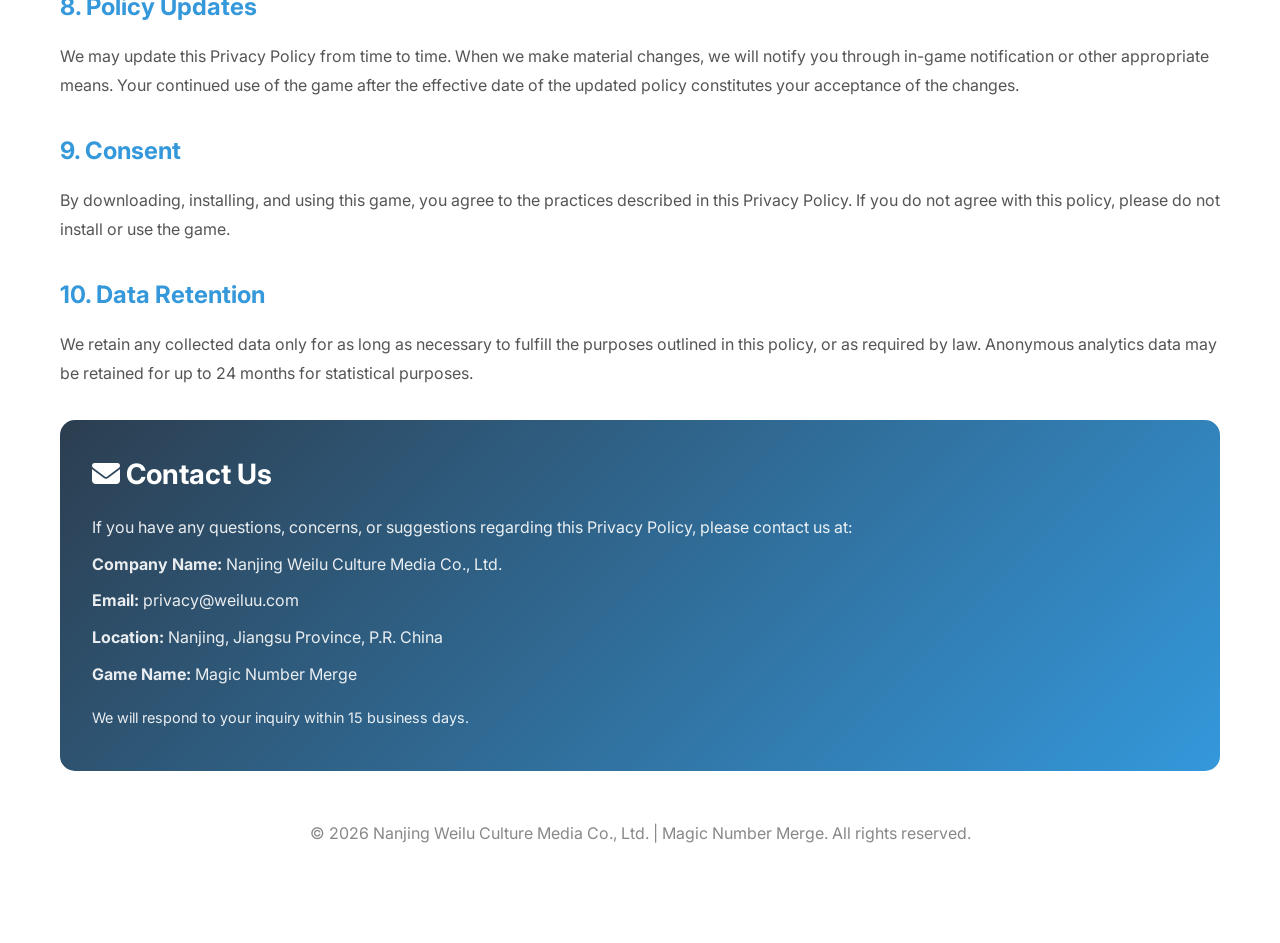
<file: privacy-magic-number-merge-en.html>
<!DOCTYPE html>
<html lang="en">
<head>
    <meta charset="UTF-8">
    <meta name="viewport" content="width=device-width, initial-scale=1.0">
    <meta name="description" content="Magic Number Merge Privacy Policy - Learn how we collect, use, and protect your personal information">
    <title>Privacy Policy | Magic Number Merge</title>
    <link rel="stylesheet" href="css/style.css">
    <link href="https://fonts.googleapis.com/css2?family=Inter:wght@300;400;500;600;700&display=swap" rel="stylesheet">
    <link rel="stylesheet" href="https://cdnjs.cloudflare.com/ajax/libs/font-awesome/6.4.0/css/all.min.css">
    <style>
        body {
            font-family: 'Inter', -apple-system, BlinkMacSystemFont, sans-serif;
        }
        .privacy-content {
            padding: 120px 0 80px;
            min-height: 100vh;
        }
        .privacy-content h1 {
            font-size: 2.5rem;
            margin-bottom: 1rem;
            color: var(--primary-color);
        }
        .privacy-content h2 {
            font-size: 1.5rem;
            margin: 2rem 0 1rem;
            color: var(--secondary-color);
        }
        .privacy-content p, .privacy-content ul {
            line-height: 1.8;
            margin-bottom: 1rem;
            color: #555;
        }
        .privacy-content ul {
            padding-left: 2rem;
        }
        .privacy-content li {
            margin-bottom: 0.5rem;
        }
        .last-updated {
            color: #888;
            font-size: 0.9rem;
            margin-bottom: 2rem;
            padding-bottom: 1rem;
            border-bottom: 1px solid #eee;
        }
        .highlight-box {
            background: #f8f9fa;
            padding: 1.5rem;
            border-radius: 10px;
            margin: 1.5rem 0;
            border-left: 4px solid var(--primary-color);
        }
        .contact-info {
            background: linear-gradient(135deg, var(--primary-color), var(--secondary-color));
            color: white;
            padding: 2rem;
            border-radius: 15px;
            margin-top: 2rem;
        }
        .contact-info h3 {
            color: white;
            margin-bottom: 1rem;
        }
        .contact-info p {
            color: rgba(255,255,255,0.9);
            margin-bottom: 0.5rem;
        }
        .badge {
            display: inline-block;
            background: #e3f2fd;
            color: #1976d2;
            padding: 0.3rem 0.8rem;
            border-radius: 20px;
            font-size: 0.8rem;
            margin-right: 0.5rem;
            margin-bottom: 0.5rem;
        }
    </style>
</head>
<body>
    <!-- 导航栏 -->
    <header class="header">
        <nav class="navbar">
            <div class="container">
                <div class="nav-wrapper">
                    <div class="logo">
                        <span class="logo-icon">W</span>
                        <span class="logo-text">Weilu Media</span>
                    </div>
                    <ul class="nav-menu" id="navMenu">
                        <li><a href="index.html#home" class="nav-link">Home</a></li>
                        <li><a href="index.html#about" class="nav-link">About</a></li>
                        <li><a href="index.html#services" class="nav-link">Services</a></li>
                        <li><a href="index.html#projects" class="nav-link">Projects</a></li>
                        <li><a href="index.html#team" class="nav-link">Team</a></li>
                        <li><a href="index.html#contact" class="nav-link">Contact</a></li>
                    </ul>
                    <div class="hamburger" id="hamburger">
                        <span></span>
                        <span></span>
                        <span></span>
                    </div>
                </div>
            </div>
        </nav>
    </header>

    <!-- 隐私政策内容 -->
    <section class="privacy-content">
        <div class="container">
            <h1><i class="fas fa-shield-alt"></i> Privacy Policy</h1>
            <h2 style="margin-top: 0.5rem; font-size: 1.2rem;">for Magic Number Merge</h2>
            
            <div style="margin-bottom: 1rem;">
                <span class="badge">Compliant with GDPR</span>
                <span class="badge">Compliant with CCPA</span>
                <span class="badge">App Store Ready</span>
                <span class="badge">Google Play Ready</span>
            </div>
            
            <p class="last-updated">Last updated: May 18, 2026 | Effective date: May 18, 2026</p>

            <p>Welcome to Magic Number Merge (referred to as "the Game"). We take your privacy and the security of your personal information very seriously. This Privacy Policy explains how we collect, use, store, and protect your personal information when you use our mobile game.</p>

            <div class="highlight-box">
                <strong>🔒 Our Core Principles:</strong>
                <ul style="margin-bottom: 0; margin-top: 0.5rem;">
                    <li>We do NOT collect unnecessary personal information</li>
                    <li>We do NOT sell or trade your personal information</li>
                    <li>We only use data when necessary to improve your gaming experience</li>
                    <li>You can request deletion of your data at any time</li>
                </ul>
            </div>

            <h2>1. Information We Collect</h2>
            <p>We collect the following types of information:</p>

            <h3>1.1 Game Progress Data</h3>
            <ul>
                <li>Level progress and completion status</li>
                <li>In-game scores, achievements, and statistics</li>
                <li>Game settings and preference configurations</li>
                <li><strong>Important:</strong> This data is stored <em>locally on your device only</em> and is not uploaded to our servers.</li>
            </ul>

            <h3>1.2 Device Information</h3>
            <ul>
                <li>Device model and operating system version</li>
                <li>Application version number</li>
                <li>Language and region settings</li>
                <li>This information is used solely for optimizing game performance and compatibility</li>
            </ul>

            <h3>1.3 Advertising Services</h3>
            <p>This game uses third-party advertising services (such as Google AdMob, Unity Ads, Pangle). These services may collect:</p>
            <ul>
                <li>Anonymous advertising identifiers (IDFA for iOS, GAID for Android)</li>
                <li>Ad impression and click data</li>
                <li>Approximate geographic location for relevant ad targeting</li>
            </ul>
            <p>This information is governed by the privacy policies of our third-party advertising partners.</p>

            <h3>1.4 Analytics Services</h3>
            <p>We may use anonymous analytics tools to improve the game experience, including:</p>
            <ul>
                <li>Game crash reports and performance metrics</li>
                <li>Feature usage statistics</li>
                <li>App performance and stability data</li>
            </ul>
            <p>All analytics data is anonymous and not linked to your personal identity.</p>

            <h2>2. How We Use Your Information</h2>
            <p>We use the collected information for:</p>
            <ul>
                <li>✅ Providing and maintaining core game functionality</li>
                <li>✅ Improving the gaming experience and user interface</li>
                <li>✅ Fixing bugs and optimizing performance</li>
                <li>✅ Developing new features and content</li>
                <li>✅ Personalizing your gaming experience</li>
                <li>✅ Sending important game update notifications</li>
            </ul>

            <h2>3. Data Storage and Security</h2>
            <ul>
                <li>Game progress data is stored locally on your device, protected by system backup mechanisms</li>
                <li>We do not upload your personal game data to cloud servers</li>
                <li>We use industry-standard security measures to protect any limited data we may collect</li>
                <li>All communications with third-party services use encrypted transmission</li>
            </ul>

            <h2>4. Third-Party Services</h2>
            <p>This game may include the following third-party services, which have their own privacy policies:</p>
            <ul>
                <li><strong>Advertising Services:</strong> Google AdMob, Unity Ads, Pangle</li>
                <li><strong>Analytics Services:</strong> Unity Analytics, Firebase Analytics</li>
                <li><strong>App Stores:</strong> Apple App Store, Google Play Store</li>
            </ul>
            <p>We encourage you to review the privacy policies of these third-party services to understand how they handle your information.</p>

            <h2>5. Children's Privacy</h2>
            <p>Our game is intended for users of all ages. We do not knowingly collect personally identifiable information from children under the age of 13. If you believe we have collected information from a child, please contact us immediately and we will take steps to delete that information.</p>

            <h2>6. Your Rights</h2>
            <p>Under applicable data protection laws (GDPR, CCPA, etc.), you have the following rights:</p>
            <ul>
                <li><strong>Right of Access:</strong> You can request a copy of the information we hold about you</li>
                <li><strong>Right to Rectification:</strong> You can request correction of inaccurate information</li>
                <li><strong>Right to Erasure:</strong> You can request deletion of your personal data</li>
                <li><strong>Right to Restrict Processing:</strong> You can request restriction of processing your data</li>
                <li><strong>Right to Object:</strong> You can object to processing of your personal data</li>
                <li><strong>Right to Data Portability:</strong> You can request your data in a machine-readable format</li>
            </ul>
            <p>To exercise any of these rights, please contact us using the information provided below.</p>

            <h2>7. Uninstalling the Game</h2>
            <p>When you uninstall the game, all locally stored game data will be deleted from your device. To stop all data collection, simply uninstall the game from your device.</p>

            <h2>8. Policy Updates</h2>
            <p>We may update this Privacy Policy from time to time. When we make material changes, we will notify you through in-game notification or other appropriate means. Your continued use of the game after the effective date of the updated policy constitutes your acceptance of the changes.</p>

            <h2>9. Consent</h2>
            <p>By downloading, installing, and using this game, you agree to the practices described in this Privacy Policy. If you do not agree with this policy, please do not install or use the game.</p>

            <h2>10. Data Retention</h2>
            <p>We retain any collected data only for as long as necessary to fulfill the purposes outlined in this policy, or as required by law. Anonymous analytics data may be retained for up to 24 months for statistical purposes.</p>

            <div class="contact-info">
                <h3><i class="fas fa-envelope"></i> Contact Us</h3>
                <p>If you have any questions, concerns, or suggestions regarding this Privacy Policy, please contact us at:</p>
                <p><strong>Company Name:</strong> Nanjing Weilu Culture Media Co., Ltd.</p>
                <p><strong>Email:</strong> privacy@weiluu.com</p>
                <p><strong>Location:</strong> Nanjing, Jiangsu Province, P.R. China</p>
                <p><strong>Game Name:</strong> Magic Number Merge</p>
                <p style="margin-top: 1rem; font-size: 0.9rem;">We will respond to your inquiry within 15 business days.</p>
            </div>

            <p style="text-align: center; margin-top: 3rem; color: #888;">
                © 2026 Nanjing Weilu Culture Media Co., Ltd. | Magic Number Merge. All rights reserved.
            </p>
        </div>
    </section>

    <script src="js/script.js"></script>
</body>
</html>
</file>
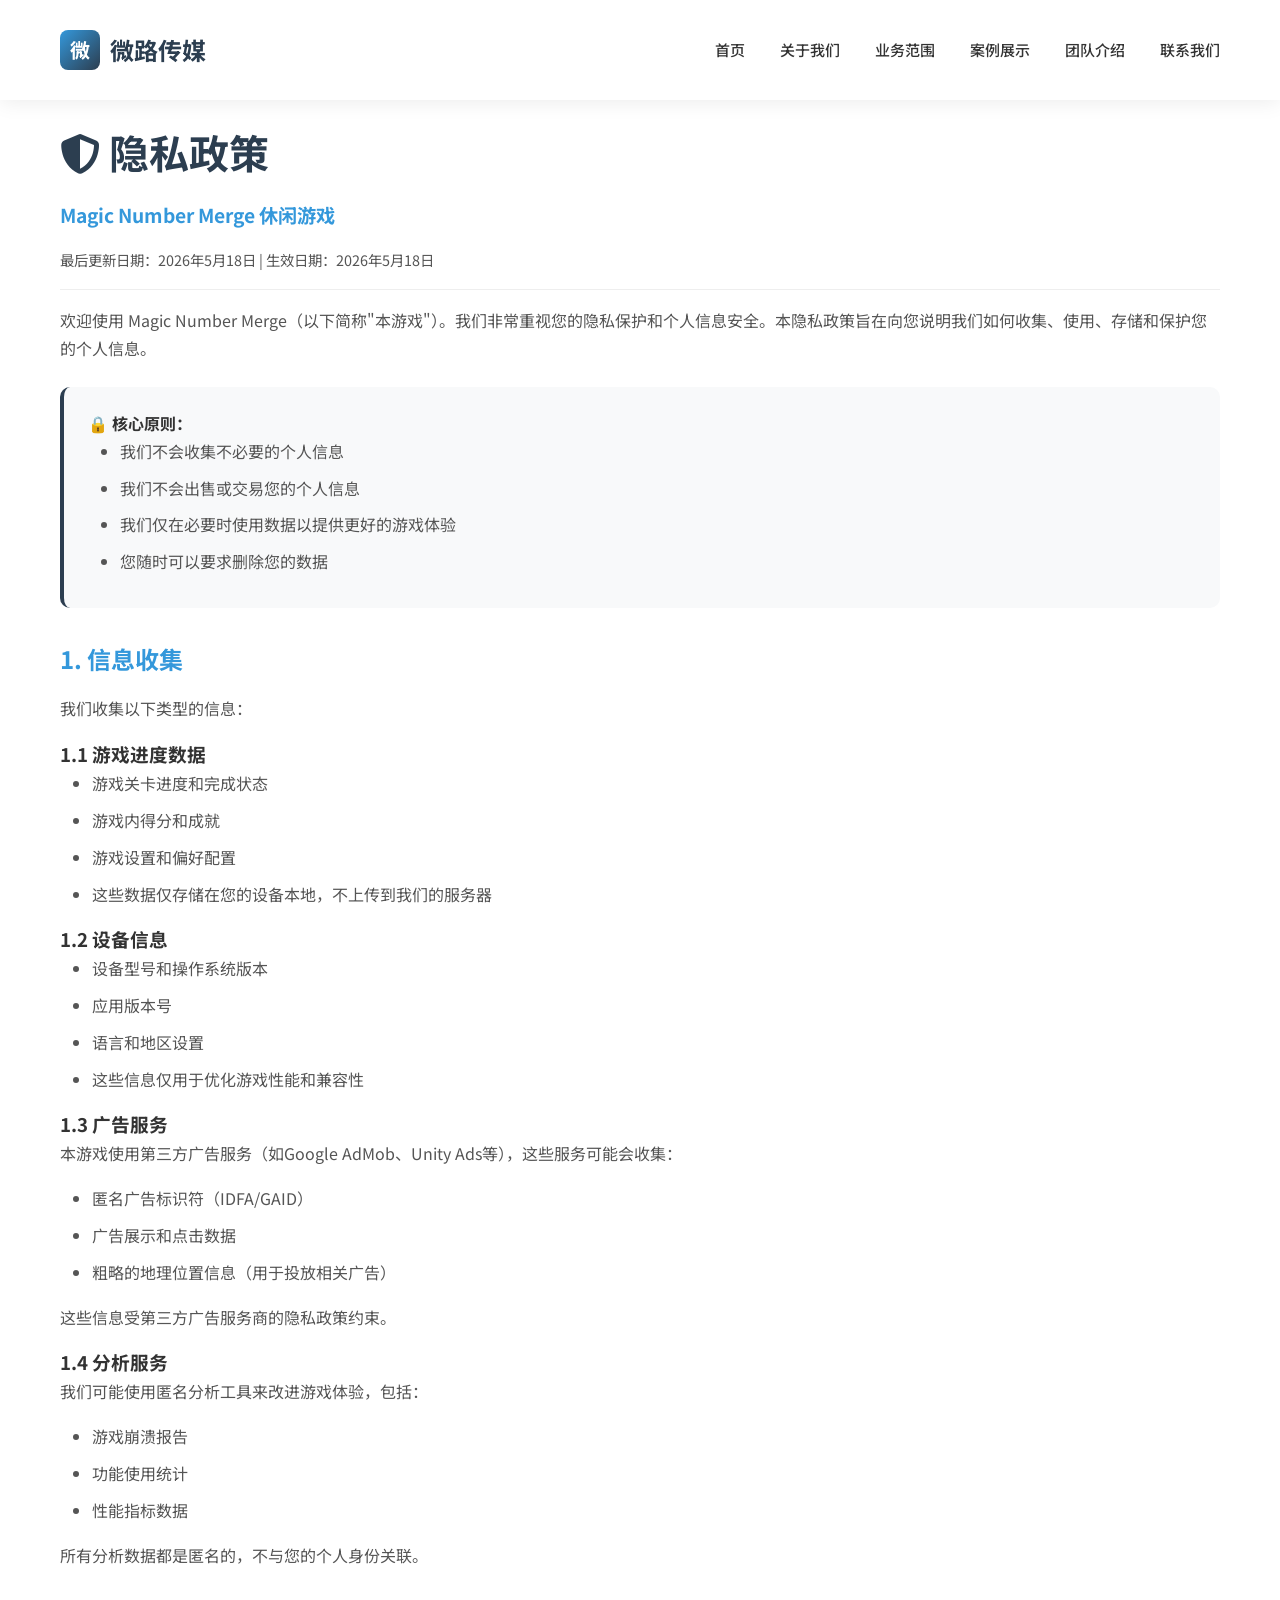
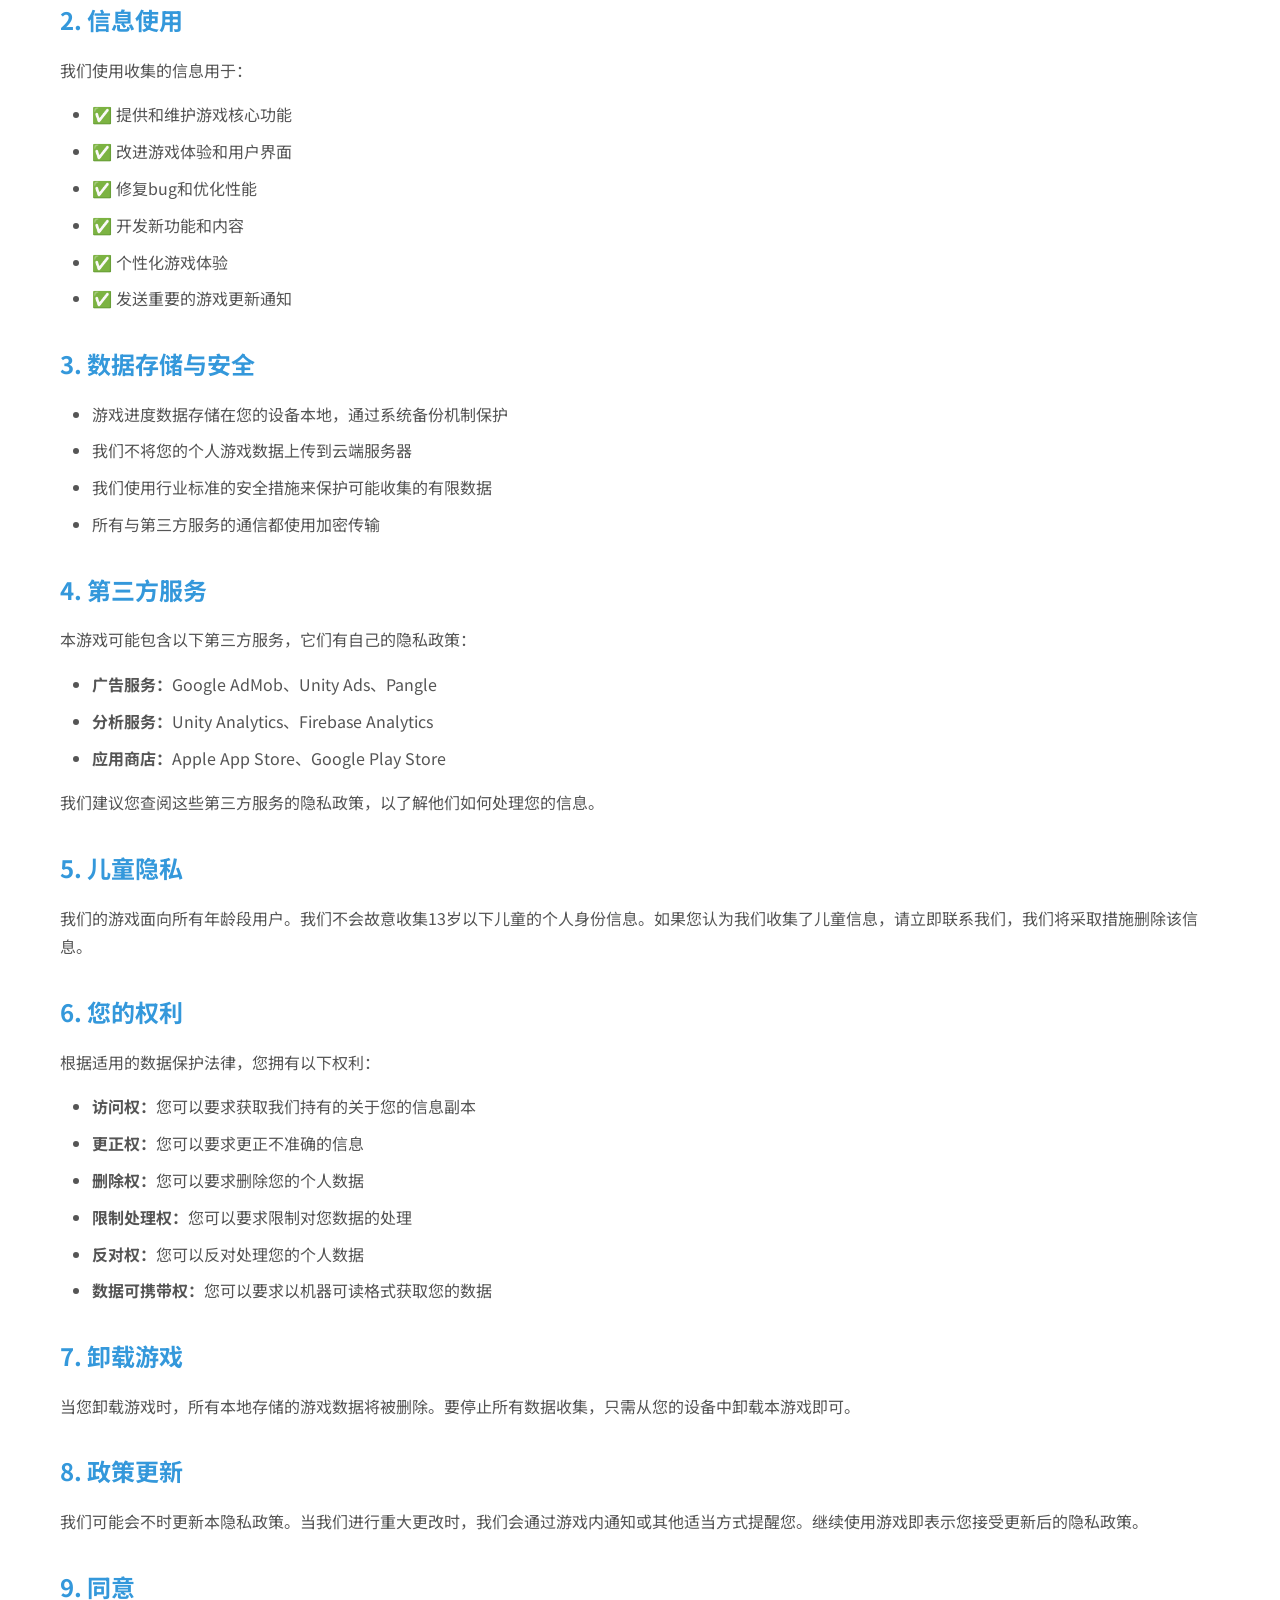
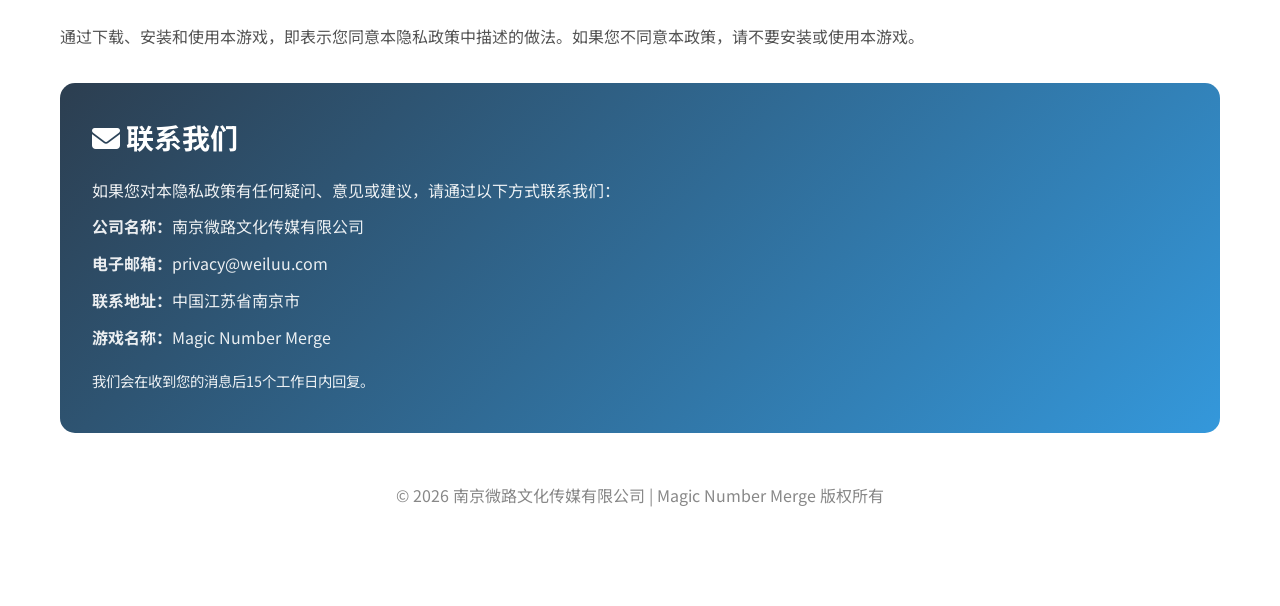
<file: privacy-magic-number-merge.html>
<!DOCTYPE html>
<html lang="zh-CN">
<head>
    <meta charset="UTF-8">
    <meta name="viewport" content="width=device-width, initial-scale=1.0">
    <meta name="description" content="Magic Number Merge 隐私政策 - 了解我们如何收集、使用和保护您的个人信息">
    <title>隐私政策 | Magic Number Merge</title>
    <link rel="stylesheet" href="css/style.css">
    <link href="https://fonts.googleapis.com/css2?family=Noto+Sans+SC:wght@300;400;500;700&display=swap" rel="stylesheet">
    <link rel="stylesheet" href="https://cdnjs.cloudflare.com/ajax/libs/font-awesome/6.4.0/css/all.min.css">
    <style>
        .privacy-content {
            padding: 120px 0 80px;
            min-height: 100vh;
        }
        .privacy-content h1 {
            font-size: 2.5rem;
            margin-bottom: 1rem;
            color: var(--primary-color);
        }
        .privacy-content h2 {
            font-size: 1.5rem;
            margin: 2rem 0 1rem;
            color: var(--secondary-color);
        }
        .privacy-content p, .privacy-content ul {
            line-height: 1.8;
            margin-bottom: 1rem;
            color: #555;
        }
        .privacy-content ul {
            padding-left: 2rem;
        }
        .privacy-content li {
            margin-bottom: 0.5rem;
        }
        .last-updated {
            color: #888;
            font-size: 0.9rem;
            margin-bottom: 2rem;
            padding-bottom: 1rem;
            border-bottom: 1px solid #eee;
        }
        .highlight-box {
            background: #f8f9fa;
            padding: 1.5rem;
            border-radius: 10px;
            margin: 1.5rem 0;
            border-left: 4px solid var(--primary-color);
        }
        .contact-info {
            background: linear-gradient(135deg, var(--primary-color), var(--secondary-color));
            color: white;
            padding: 2rem;
            border-radius: 15px;
            margin-top: 2rem;
        }
        .contact-info h3 {
            color: white;
            margin-bottom: 1rem;
        }
        .contact-info p {
            color: rgba(255,255,255,0.9);
            margin-bottom: 0.5rem;
        }
    </style>
</head>
<body>
    <!-- 导航栏 -->
    <header class="header">
        <nav class="navbar">
            <div class="container">
                <div class="nav-wrapper">
                    <div class="logo">
                        <span class="logo-icon">微</span>
                        <span class="logo-text">微路传媒</span>
                    </div>
                    <ul class="nav-menu" id="navMenu">
                        <li><a href="index.html#home" class="nav-link">首页</a></li>
                        <li><a href="index.html#about" class="nav-link">关于我们</a></li>
                        <li><a href="index.html#services" class="nav-link">业务范围</a></li>
                        <li><a href="index.html#projects" class="nav-link">案例展示</a></li>
                        <li><a href="index.html#team" class="nav-link">团队介绍</a></li>
                        <li><a href="index.html#contact" class="nav-link">联系我们</a></li>
                    </ul>
                    <div class="hamburger" id="hamburger">
                        <span></span>
                        <span></span>
                        <span></span>
                    </div>
                </div>
            </div>
        </nav>
    </header>

    <!-- 隐私政策内容 -->
    <section class="privacy-content">
        <div class="container">
            <h1><i class="fas fa-shield-alt"></i> 隐私政策</h1>
            <h2 style="margin-top: 0.5rem; font-size: 1.2rem;">Magic Number Merge 休闲游戏</h2>
            <p class="last-updated">最后更新日期：2026年5月18日 | 生效日期：2026年5月18日</p>

            <p>欢迎使用 Magic Number Merge（以下简称"本游戏"）。我们非常重视您的隐私保护和个人信息安全。本隐私政策旨在向您说明我们如何收集、使用、存储和保护您的个人信息。</p>

            <div class="highlight-box">
                <strong>🔒 核心原则：</strong>
                <ul style="margin-bottom: 0;">
                    <li>我们不会收集不必要的个人信息</li>
                    <li>我们不会出售或交易您的个人信息</li>
                    <li>我们仅在必要时使用数据以提供更好的游戏体验</li>
                    <li>您随时可以要求删除您的数据</li>
                </ul>
            </div>

            <h2>1. 信息收集</h2>
            <p>我们收集以下类型的信息：</p>

            <h3>1.1 游戏进度数据</h3>
            <ul>
                <li>游戏关卡进度和完成状态</li>
                <li>游戏内得分和成就</li>
                <li>游戏设置和偏好配置</li>
                <li>这些数据仅存储在您的设备本地，不上传到我们的服务器</li>
            </ul>

            <h3>1.2 设备信息</h3>
            <ul>
                <li>设备型号和操作系统版本</li>
                <li>应用版本号</li>
                <li>语言和地区设置</li>
                <li>这些信息仅用于优化游戏性能和兼容性</li>
            </ul>

            <h3>1.3 广告服务</h3>
            <p>本游戏使用第三方广告服务（如Google AdMob、Unity Ads等），这些服务可能会收集：</p>
            <ul>
                <li>匿名广告标识符（IDFA/GAID）</li>
                <li>广告展示和点击数据</li>
                <li>粗略的地理位置信息（用于投放相关广告）</li>
            </ul>
            <p>这些信息受第三方广告服务商的隐私政策约束。</p>

            <h3>1.4 分析服务</h3>
            <p>我们可能使用匿名分析工具来改进游戏体验，包括：</p>
            <ul>
                <li>游戏崩溃报告</li>
                <li>功能使用统计</li>
                <li>性能指标数据</li>
            </ul>
            <p>所有分析数据都是匿名的，不与您的个人身份关联。</p>

            <h2>2. 信息使用</h2>
            <p>我们使用收集的信息用于：</p>
            <ul>
                <li>✅ 提供和维护游戏核心功能</li>
                <li>✅ 改进游戏体验和用户界面</li>
                <li>✅ 修复bug和优化性能</li>
                <li>✅ 开发新功能和内容</li>
                <li>✅ 个性化游戏体验</li>
                <li>✅ 发送重要的游戏更新通知</li>
            </ul>

            <h2>3. 数据存储与安全</h2>
            <ul>
                <li>游戏进度数据存储在您的设备本地，通过系统备份机制保护</li>
                <li>我们不将您的个人游戏数据上传到云端服务器</li>
                <li>我们使用行业标准的安全措施来保护可能收集的有限数据</li>
                <li>所有与第三方服务的通信都使用加密传输</li>
            </ul>

            <h2>4. 第三方服务</h2>
            <p>本游戏可能包含以下第三方服务，它们有自己的隐私政策：</p>
            <ul>
                <li><strong>广告服务：</strong>Google AdMob、Unity Ads、Pangle</li>
                <li><strong>分析服务：</strong>Unity Analytics、Firebase Analytics</li>
                <li><strong>应用商店：</strong>Apple App Store、Google Play Store</li>
            </ul>
            <p>我们建议您查阅这些第三方服务的隐私政策，以了解他们如何处理您的信息。</p>

            <h2>5. 儿童隐私</h2>
            <p>我们的游戏面向所有年龄段用户。我们不会故意收集13岁以下儿童的个人身份信息。如果您认为我们收集了儿童信息，请立即联系我们，我们将采取措施删除该信息。</p>

            <h2>6. 您的权利</h2>
            <p>根据适用的数据保护法律，您拥有以下权利：</p>
            <ul>
                <li><strong>访问权：</strong>您可以要求获取我们持有的关于您的信息副本</li>
                <li><strong>更正权：</strong>您可以要求更正不准确的信息</li>
                <li><strong>删除权：</strong>您可以要求删除您的个人数据</li>
                <li><strong>限制处理权：</strong>您可以要求限制对您数据的处理</li>
                <li><strong>反对权：</strong>您可以反对处理您的个人数据</li>
                <li><strong>数据可携带权：</strong>您可以要求以机器可读格式获取您的数据</li>
            </ul>

            <h2>7. 卸载游戏</h2>
            <p>当您卸载游戏时，所有本地存储的游戏数据将被删除。要停止所有数据收集，只需从您的设备中卸载本游戏即可。</p>

            <h2>8. 政策更新</h2>
            <p>我们可能会不时更新本隐私政策。当我们进行重大更改时，我们会通过游戏内通知或其他适当方式提醒您。继续使用游戏即表示您接受更新后的隐私政策。</p>

            <h2>9. 同意</h2>
            <p>通过下载、安装和使用本游戏，即表示您同意本隐私政策中描述的做法。如果您不同意本政策，请不要安装或使用本游戏。</p>

            <div class="contact-info">
                <h3><i class="fas fa-envelope"></i> 联系我们</h3>
                <p>如果您对本隐私政策有任何疑问、意见或建议，请通过以下方式联系我们：</p>
                <p><strong>公司名称：</strong>南京微路文化传媒有限公司</p>
                <p><strong>电子邮箱：</strong>privacy@weiluu.com</p>
                <p><strong>联系地址：</strong>中国江苏省南京市</p>
                <p><strong>游戏名称：</strong>Magic Number Merge</p>
                <p style="margin-top: 1rem; font-size: 0.9rem;">我们会在收到您的消息后15个工作日内回复。</p>
            </div>

            <p style="text-align: center; margin-top: 3rem; color: #888;">
                © 2026 南京微路文化传媒有限公司 | Magic Number Merge 版权所有
            </p>
        </div>
    </section>

    <script src="js/script.js"></script>
</body>
</html>
</file>
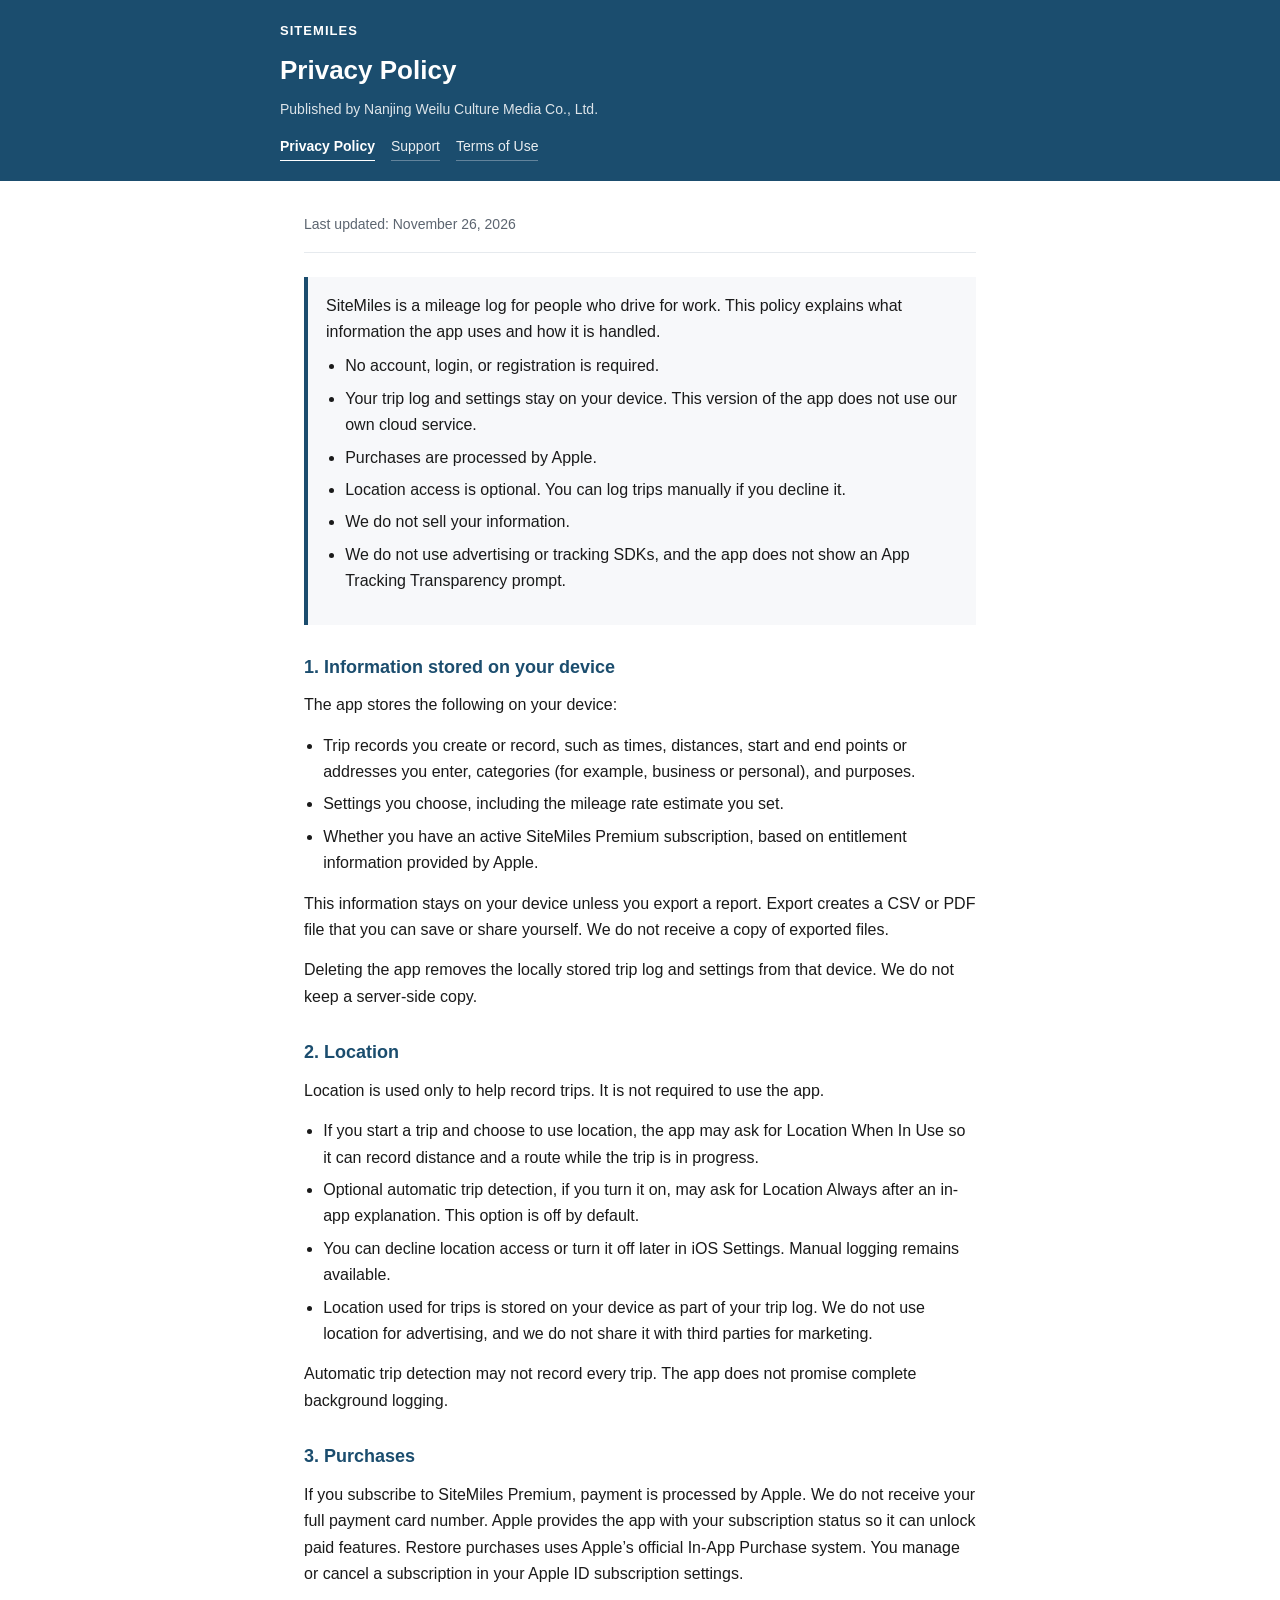
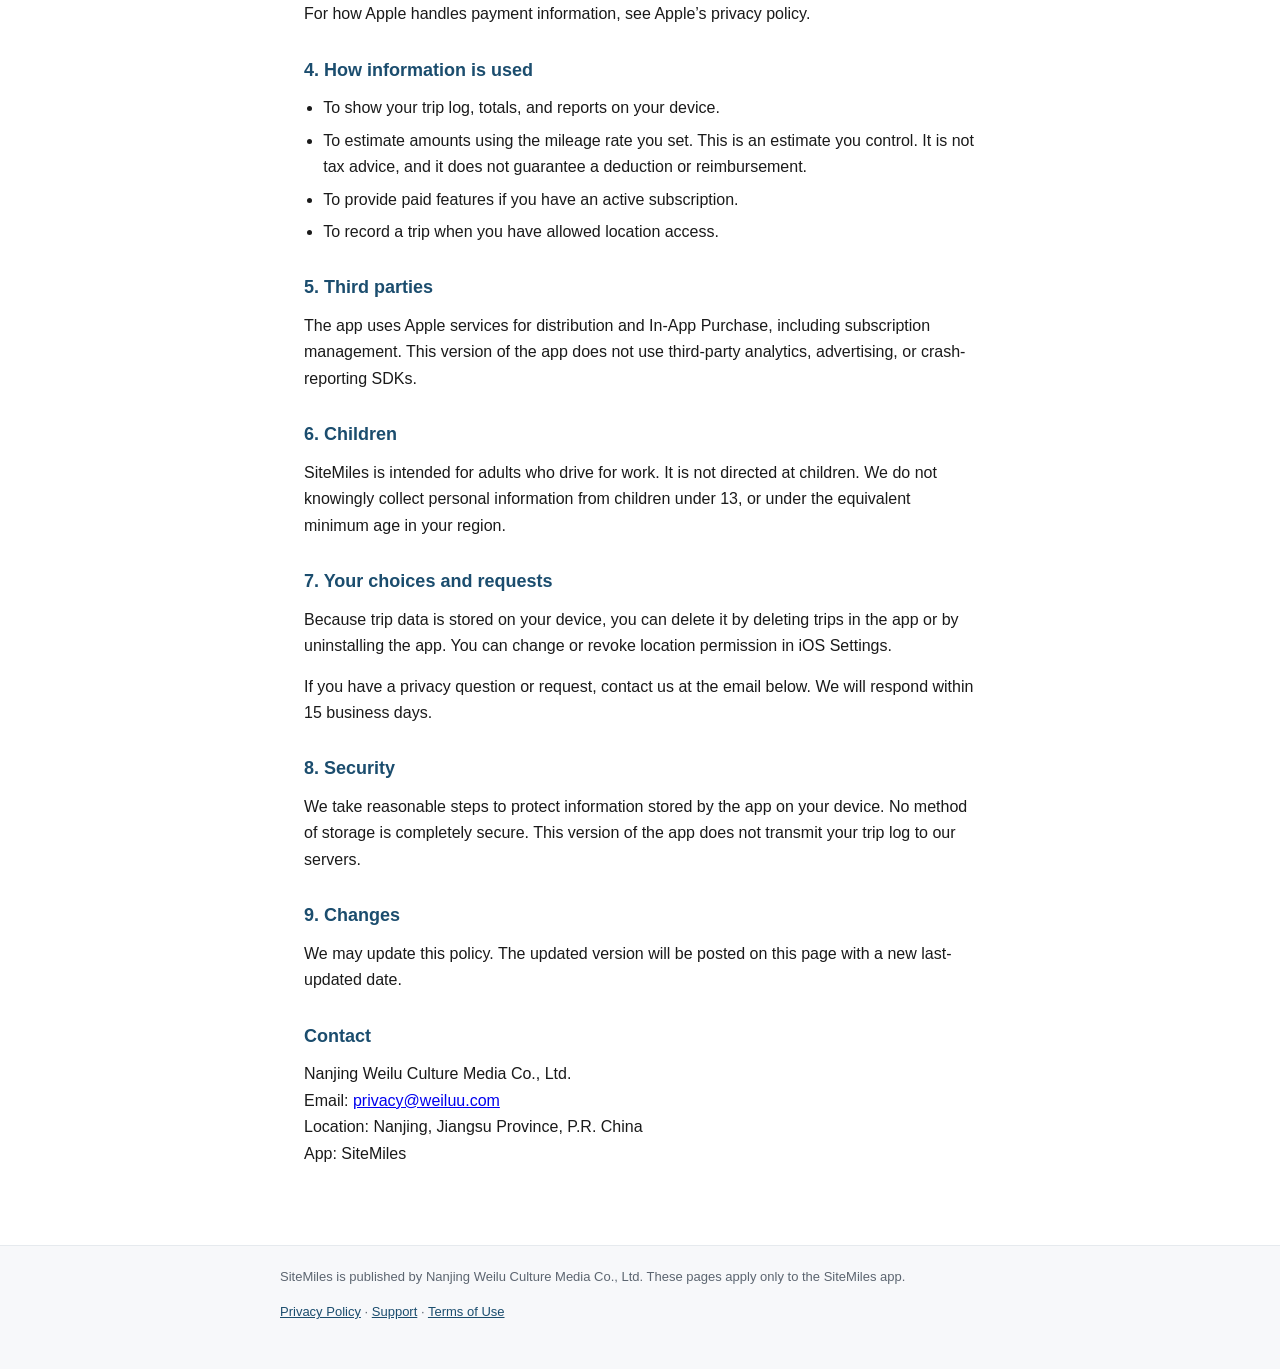
<file: privacy-sitemiles-en.html>
<!DOCTYPE html>
<html lang="en">
<head>
  <meta charset="UTF-8">
  <meta name="viewport" content="width=device-width, initial-scale=1.0">
  <meta name="description" content="Privacy Policy for the SiteMiles iPhone app, published by Nanjing Weilu Culture Media Co., Ltd.">
  <title>Privacy Policy | SiteMiles</title>
  <style>
:root { --navy:#1B4D6E; --ink:#1a1a1a; --muted:#5c6570; --line:#e6eaee; --bg:#f7f8fa; }
* { box-sizing:border-box; }
body { margin:0; font-family:-apple-system,BlinkMacSystemFont,"Segoe UI",Roboto,Helvetica,Arial,sans-serif; color:var(--ink); background:#fff; line-height:1.65; }
header { background:var(--navy); color:#fff; padding:20px 24px; }
header .wrap, main, footer .wrap { max-width:720px; margin:0 auto; }
header a { color:#fff; text-decoration:none; }
header .brand { font-weight:700; letter-spacing:.08em; font-size:13px; }
header h1 { margin:8px 0 0; font-size:26px; font-weight:700; }
header .sub { margin:6px 0 0; opacity:.85; font-size:14px; }
nav { margin-top:14px; display:flex; gap:16px; flex-wrap:wrap; font-size:14px; }
nav a { opacity:.9; border-bottom:1px solid rgba(255,255,255,.35); padding-bottom:1px; }
nav a[aria-current="page"] { opacity:1; border-bottom-color:#fff; font-weight:600; }
main { padding:32px 24px 64px; }
.updated { color:var(--muted); font-size:14px; margin:0 0 24px; padding-bottom:16px; border-bottom:1px solid var(--line); }
h2 { font-size:18px; margin:28px 0 10px; color:var(--navy); }
p, ul { margin:0 0 14px; }
ul { padding-left:1.2rem; }
li { margin:0 0 6px; }
.note { background:var(--bg); border-left:4px solid var(--navy); padding:16px 18px; margin:0 0 24px; }
.note p { margin:0 0 8px; }
.note p:last-child { margin:0; }
footer { border-top:1px solid var(--line); background:var(--bg); padding:20px 24px 32px; font-size:13px; color:var(--muted); }
footer a { color:var(--navy); }
</style>
</head>
<body>
  <header>
    <div class="wrap">
      <div class="brand">SITEMILES</div>
      <h1>Privacy Policy</h1>
      <p class="sub">Published by Nanjing Weilu Culture Media Co., Ltd.</p>
      <nav>
        <a href="privacy-sitemiles-en.html" aria-current="page">Privacy Policy</a>
        <a href="support-sitemiles-en.html">Support</a>
        <a href="terms-sitemiles-en.html">Terms of Use</a>
      </nav>
    </div>
  </header>
  <main>
    
    <p class="updated">Last updated: November 26, 2026</p>
    <div class="note">
      <p>SiteMiles is a mileage log for people who drive for work. This policy explains what information the app uses and how it is handled.</p>
      <ul>
        <li>No account, login, or registration is required.</li>
        <li>Your trip log and settings stay on your device. This version of the app does not use our own cloud service.</li>
        <li>Purchases are processed by Apple.</li>
        <li>Location access is optional. You can log trips manually if you decline it.</li>
        <li>We do not sell your information.</li>
        <li>We do not use advertising or tracking SDKs, and the app does not show an App Tracking Transparency prompt.</li>
      </ul>
    </div>

    <h2>1. Information stored on your device</h2>
    <p>The app stores the following on your device:</p>
    <ul>
      <li>Trip records you create or record, such as times, distances, start and end points or addresses you enter, categories (for example, business or personal), and purposes.</li>
      <li>Settings you choose, including the mileage rate estimate you set.</li>
      <li>Whether you have an active SiteMiles Premium subscription, based on entitlement information provided by Apple.</li>
    </ul>
    <p>This information stays on your device unless you export a report. Export creates a CSV or PDF file that you can save or share yourself. We do not receive a copy of exported files.</p>
    <p>Deleting the app removes the locally stored trip log and settings from that device. We do not keep a server-side copy.</p>

    <h2>2. Location</h2>
    <p>Location is used only to help record trips. It is not required to use the app.</p>
    <ul>
      <li>If you start a trip and choose to use location, the app may ask for Location When In Use so it can record distance and a route while the trip is in progress.</li>
      <li>Optional automatic trip detection, if you turn it on, may ask for Location Always after an in-app explanation. This option is off by default.</li>
      <li>You can decline location access or turn it off later in iOS Settings. Manual logging remains available.</li>
      <li>Location used for trips is stored on your device as part of your trip log. We do not use location for advertising, and we do not share it with third parties for marketing.</li>
    </ul>
    <p>Automatic trip detection may not record every trip. The app does not promise complete background logging.</p>

    <h2>3. Purchases</h2>
    <p>If you subscribe to SiteMiles Premium, payment is processed by Apple. We do not receive your full payment card number. Apple provides the app with your subscription status so it can unlock paid features. Restore purchases uses Apple’s official In-App Purchase system. You manage or cancel a subscription in your Apple ID subscription settings.</p>
    <p>For how Apple handles payment information, see Apple’s privacy policy.</p>

    <h2>4. How information is used</h2>
    <ul>
      <li>To show your trip log, totals, and reports on your device.</li>
      <li>To estimate amounts using the mileage rate you set. This is an estimate you control. It is not tax advice, and it does not guarantee a deduction or reimbursement.</li>
      <li>To provide paid features if you have an active subscription.</li>
      <li>To record a trip when you have allowed location access.</li>
    </ul>

    <h2>5. Third parties</h2>
    <p>The app uses Apple services for distribution and In-App Purchase, including subscription management. This version of the app does not use third-party analytics, advertising, or crash-reporting SDKs.</p>

    <h2>6. Children</h2>
    <p>SiteMiles is intended for adults who drive for work. It is not directed at children. We do not knowingly collect personal information from children under 13, or under the equivalent minimum age in your region.</p>

    <h2>7. Your choices and requests</h2>
    <p>Because trip data is stored on your device, you can delete it by deleting trips in the app or by uninstalling the app. You can change or revoke location permission in iOS Settings.</p>
    <p>If you have a privacy question or request, contact us at the email below. We will respond within 15 business days.</p>

    <h2>8. Security</h2>
    <p>We take reasonable steps to protect information stored by the app on your device. No method of storage is completely secure. This version of the app does not transmit your trip log to our servers.</p>

    <h2>9. Changes</h2>
    <p>We may update this policy. The updated version will be posted on this page with a new last-updated date.</p>

    <h2>Contact</h2>
    <p>Nanjing Weilu Culture Media Co., Ltd.<br>
    Email: <a href="mailto:privacy@weiluu.com">privacy@weiluu.com</a><br>
    Location: Nanjing, Jiangsu Province, P.R. China<br>
    App: SiteMiles</p>

  </main>
  <footer>
    <div class="wrap">
      <p>SiteMiles is published by Nanjing Weilu Culture Media Co., Ltd. These pages apply only to the SiteMiles app.</p>
      <p><a href="privacy-sitemiles-en.html">Privacy Policy</a> · <a href="support-sitemiles-en.html">Support</a> · <a href="terms-sitemiles-en.html">Terms of Use</a></p>
    </div>
  </footer>
</body>
</html>
</file>
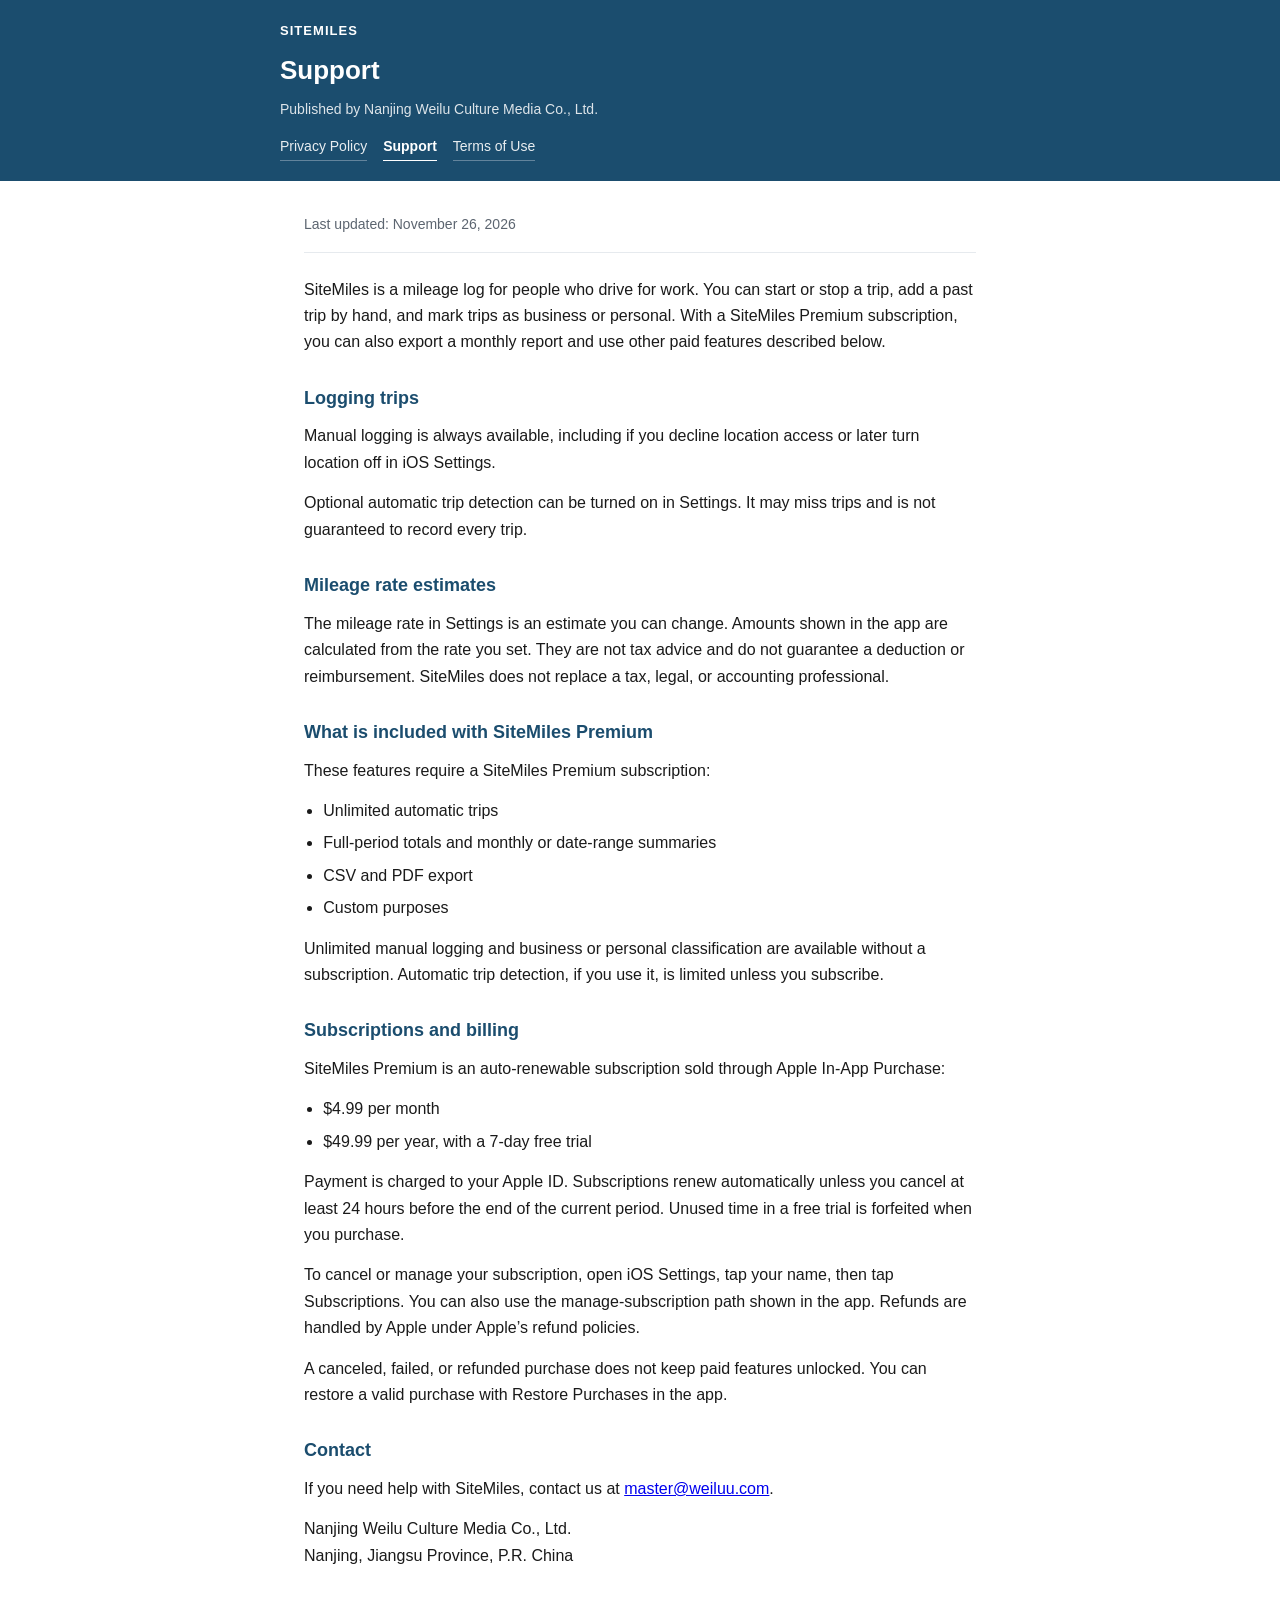
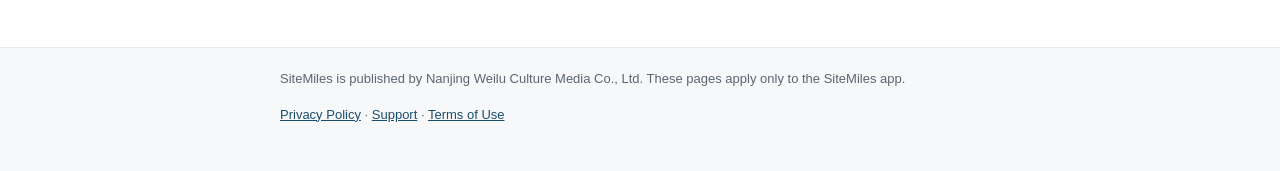
<file: support-sitemiles-en.html>
<!DOCTYPE html>
<html lang="en">
<head>
  <meta charset="UTF-8">
  <meta name="viewport" content="width=device-width, initial-scale=1.0">
  <meta name="description" content="Support for the SiteMiles iPhone app, published by Nanjing Weilu Culture Media Co., Ltd.">
  <title>Support | SiteMiles</title>
  <style>
:root { --navy:#1B4D6E; --ink:#1a1a1a; --muted:#5c6570; --line:#e6eaee; --bg:#f7f8fa; }
* { box-sizing:border-box; }
body { margin:0; font-family:-apple-system,BlinkMacSystemFont,"Segoe UI",Roboto,Helvetica,Arial,sans-serif; color:var(--ink); background:#fff; line-height:1.65; }
header { background:var(--navy); color:#fff; padding:20px 24px; }
header .wrap, main, footer .wrap { max-width:720px; margin:0 auto; }
header a { color:#fff; text-decoration:none; }
header .brand { font-weight:700; letter-spacing:.08em; font-size:13px; }
header h1 { margin:8px 0 0; font-size:26px; font-weight:700; }
header .sub { margin:6px 0 0; opacity:.85; font-size:14px; }
nav { margin-top:14px; display:flex; gap:16px; flex-wrap:wrap; font-size:14px; }
nav a { opacity:.9; border-bottom:1px solid rgba(255,255,255,.35); padding-bottom:1px; }
nav a[aria-current="page"] { opacity:1; border-bottom-color:#fff; font-weight:600; }
main { padding:32px 24px 64px; }
.updated { color:var(--muted); font-size:14px; margin:0 0 24px; padding-bottom:16px; border-bottom:1px solid var(--line); }
h2 { font-size:18px; margin:28px 0 10px; color:var(--navy); }
p, ul { margin:0 0 14px; }
ul { padding-left:1.2rem; }
li { margin:0 0 6px; }
.note { background:var(--bg); border-left:4px solid var(--navy); padding:16px 18px; margin:0 0 24px; }
.note p { margin:0 0 8px; }
.note p:last-child { margin:0; }
footer { border-top:1px solid var(--line); background:var(--bg); padding:20px 24px 32px; font-size:13px; color:var(--muted); }
footer a { color:var(--navy); }
</style>
</head>
<body>
  <header>
    <div class="wrap">
      <div class="brand">SITEMILES</div>
      <h1>Support</h1>
      <p class="sub">Published by Nanjing Weilu Culture Media Co., Ltd.</p>
      <nav>
        <a href="privacy-sitemiles-en.html">Privacy Policy</a>
        <a href="support-sitemiles-en.html" aria-current="page">Support</a>
        <a href="terms-sitemiles-en.html">Terms of Use</a>
      </nav>
    </div>
  </header>
  <main>
    
    <p class="updated">Last updated: November 26, 2026</p>
    <p>SiteMiles is a mileage log for people who drive for work. You can start or stop a trip, add a past trip by hand, and mark trips as business or personal. With a SiteMiles Premium subscription, you can also export a monthly report and use other paid features described below.</p>

    <h2>Logging trips</h2>
    <p>Manual logging is always available, including if you decline location access or later turn location off in iOS Settings.</p>
    <p>Optional automatic trip detection can be turned on in Settings. It may miss trips and is not guaranteed to record every trip.</p>

    <h2>Mileage rate estimates</h2>
    <p>The mileage rate in Settings is an estimate you can change. Amounts shown in the app are calculated from the rate you set. They are not tax advice and do not guarantee a deduction or reimbursement. SiteMiles does not replace a tax, legal, or accounting professional.</p>

    <h2>What is included with SiteMiles Premium</h2>
    <p>These features require a SiteMiles Premium subscription:</p>
    <ul>
      <li>Unlimited automatic trips</li>
      <li>Full-period totals and monthly or date-range summaries</li>
      <li>CSV and PDF export</li>
      <li>Custom purposes</li>
    </ul>
    <p>Unlimited manual logging and business or personal classification are available without a subscription. Automatic trip detection, if you use it, is limited unless you subscribe.</p>

    <h2>Subscriptions and billing</h2>
    <p>SiteMiles Premium is an auto-renewable subscription sold through Apple In-App Purchase:</p>
    <ul>
      <li>$4.99 per month</li>
      <li>$49.99 per year, with a 7-day free trial</li>
    </ul>
    <p>Payment is charged to your Apple ID. Subscriptions renew automatically unless you cancel at least 24 hours before the end of the current period. Unused time in a free trial is forfeited when you purchase.</p>
    <p>To cancel or manage your subscription, open iOS Settings, tap your name, then tap Subscriptions. You can also use the manage-subscription path shown in the app. Refunds are handled by Apple under Apple’s refund policies.</p>
    <p>A canceled, failed, or refunded purchase does not keep paid features unlocked. You can restore a valid purchase with Restore Purchases in the app.</p>

    <h2>Contact</h2>
    <p>If you need help with SiteMiles, contact us at <a href="mailto:master@weiluu.com">master@weiluu.com</a>.</p>
    <p>Nanjing Weilu Culture Media Co., Ltd.<br>
    Nanjing, Jiangsu Province, P.R. China</p>

  </main>
  <footer>
    <div class="wrap">
      <p>SiteMiles is published by Nanjing Weilu Culture Media Co., Ltd. These pages apply only to the SiteMiles app.</p>
      <p><a href="privacy-sitemiles-en.html">Privacy Policy</a> · <a href="support-sitemiles-en.html">Support</a> · <a href="terms-sitemiles-en.html">Terms of Use</a></p>
    </div>
  </footer>
</body>
</html>
</file>
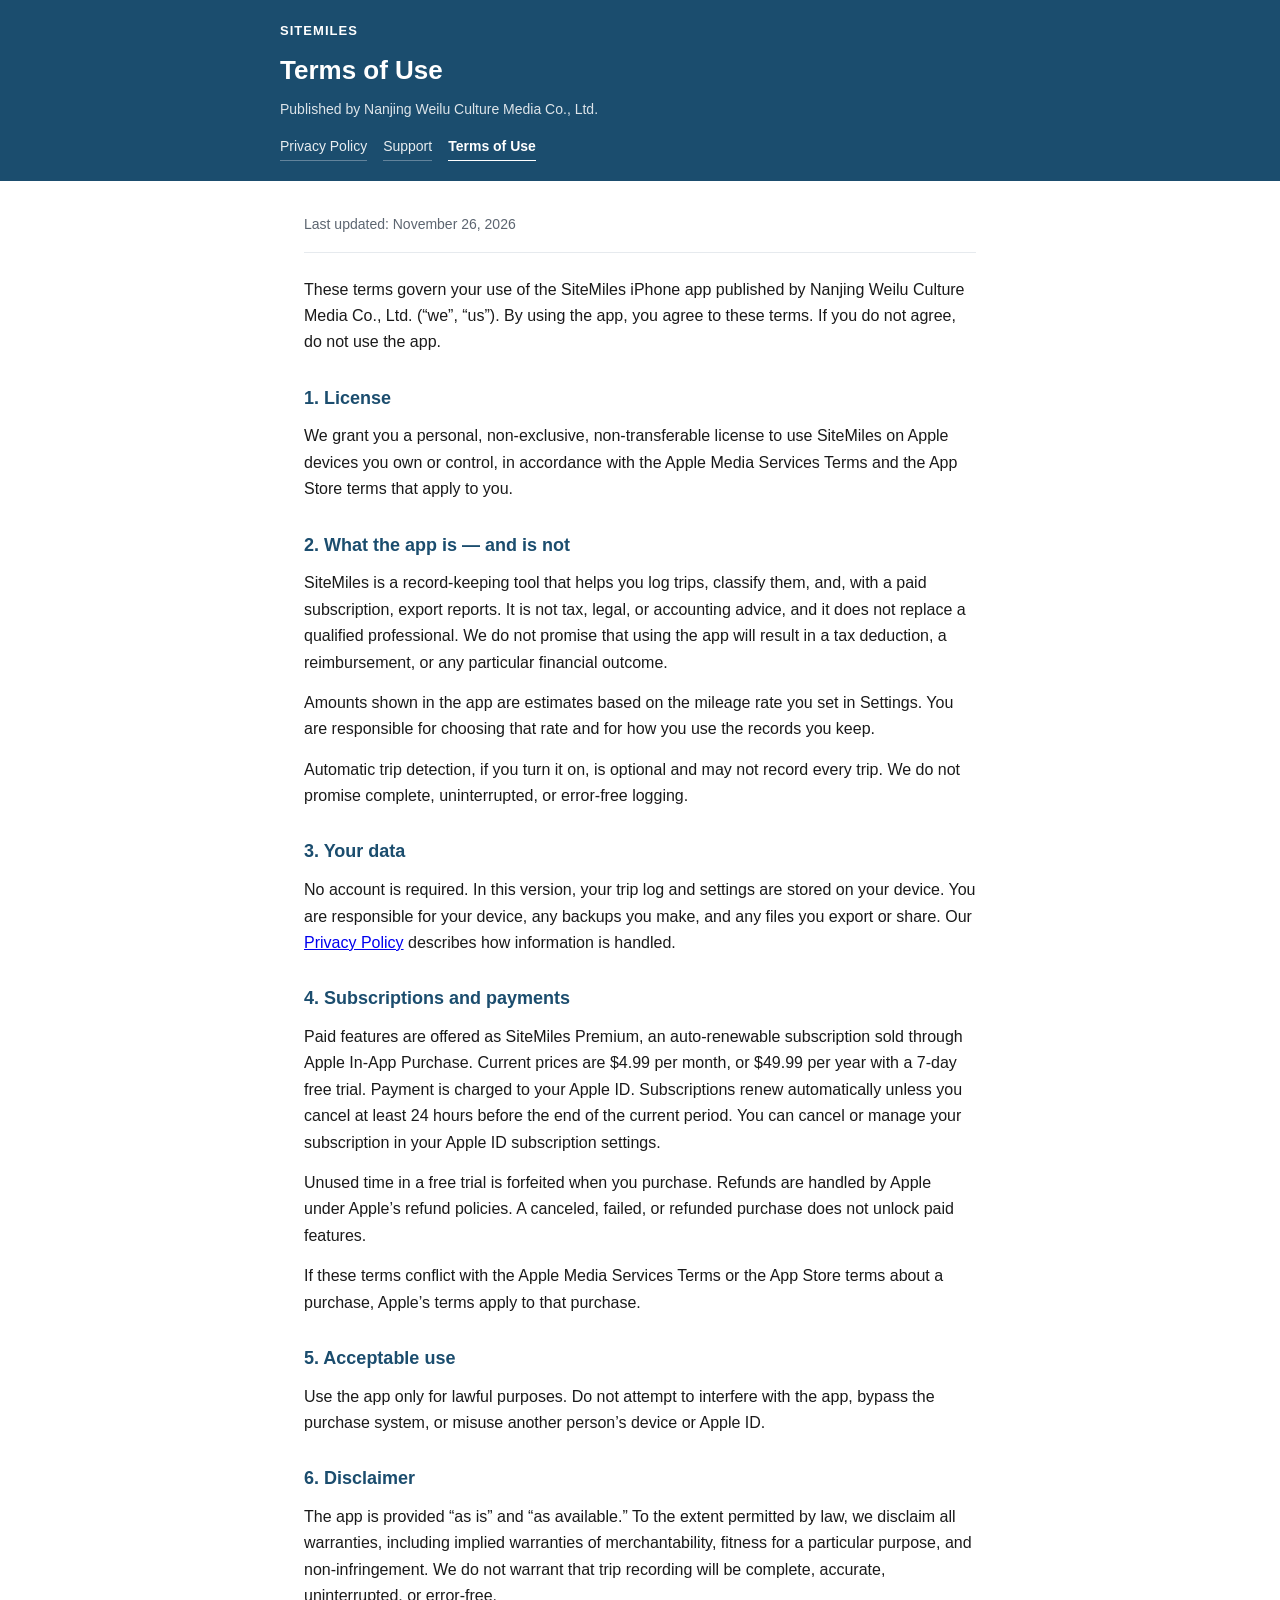
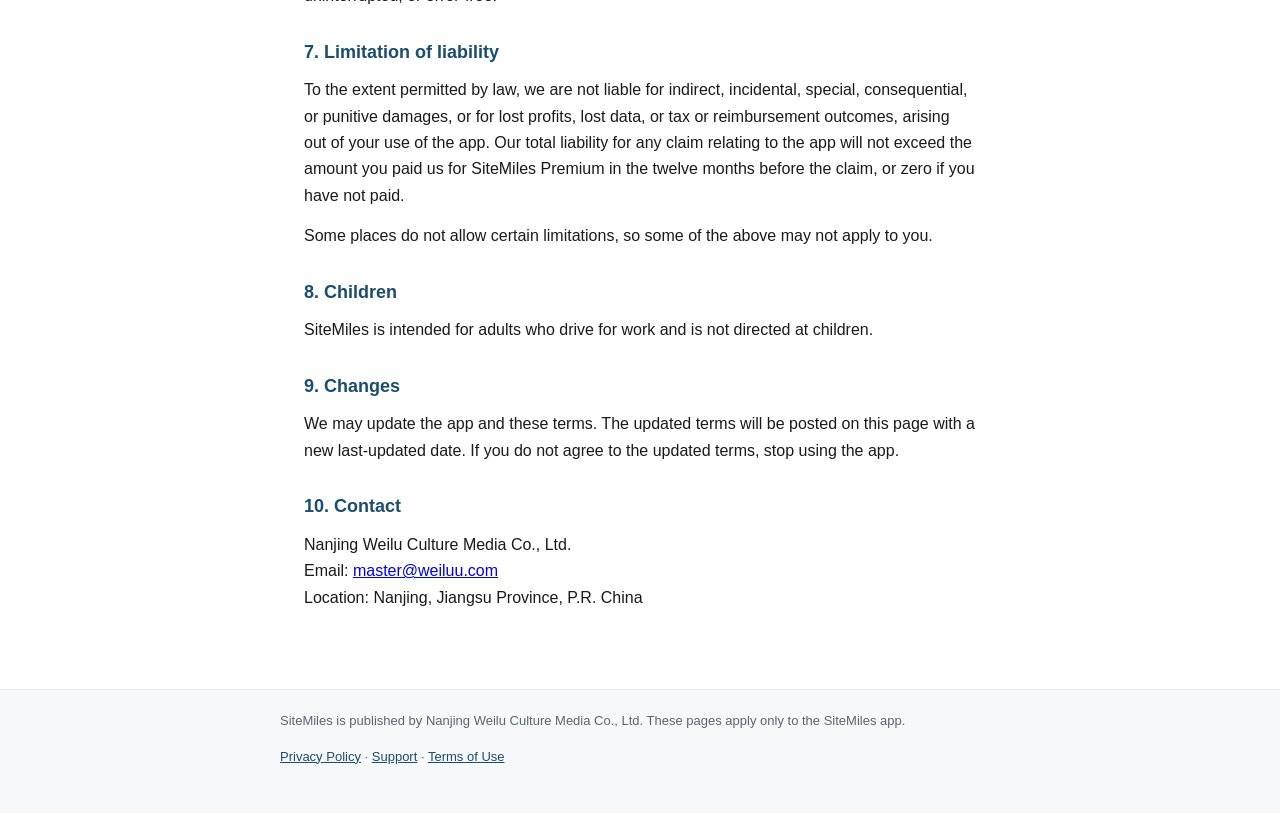
<file: terms-sitemiles-en.html>
<!DOCTYPE html>
<html lang="en">
<head>
  <meta charset="UTF-8">
  <meta name="viewport" content="width=device-width, initial-scale=1.0">
  <meta name="description" content="Terms of Use for the SiteMiles iPhone app, published by Nanjing Weilu Culture Media Co., Ltd.">
  <title>Terms of Use | SiteMiles</title>
  <style>
:root { --navy:#1B4D6E; --ink:#1a1a1a; --muted:#5c6570; --line:#e6eaee; --bg:#f7f8fa; }
* { box-sizing:border-box; }
body { margin:0; font-family:-apple-system,BlinkMacSystemFont,"Segoe UI",Roboto,Helvetica,Arial,sans-serif; color:var(--ink); background:#fff; line-height:1.65; }
header { background:var(--navy); color:#fff; padding:20px 24px; }
header .wrap, main, footer .wrap { max-width:720px; margin:0 auto; }
header a { color:#fff; text-decoration:none; }
header .brand { font-weight:700; letter-spacing:.08em; font-size:13px; }
header h1 { margin:8px 0 0; font-size:26px; font-weight:700; }
header .sub { margin:6px 0 0; opacity:.85; font-size:14px; }
nav { margin-top:14px; display:flex; gap:16px; flex-wrap:wrap; font-size:14px; }
nav a { opacity:.9; border-bottom:1px solid rgba(255,255,255,.35); padding-bottom:1px; }
nav a[aria-current="page"] { opacity:1; border-bottom-color:#fff; font-weight:600; }
main { padding:32px 24px 64px; }
.updated { color:var(--muted); font-size:14px; margin:0 0 24px; padding-bottom:16px; border-bottom:1px solid var(--line); }
h2 { font-size:18px; margin:28px 0 10px; color:var(--navy); }
p, ul { margin:0 0 14px; }
ul { padding-left:1.2rem; }
li { margin:0 0 6px; }
.note { background:var(--bg); border-left:4px solid var(--navy); padding:16px 18px; margin:0 0 24px; }
.note p { margin:0 0 8px; }
.note p:last-child { margin:0; }
footer { border-top:1px solid var(--line); background:var(--bg); padding:20px 24px 32px; font-size:13px; color:var(--muted); }
footer a { color:var(--navy); }
</style>
</head>
<body>
  <header>
    <div class="wrap">
      <div class="brand">SITEMILES</div>
      <h1>Terms of Use</h1>
      <p class="sub">Published by Nanjing Weilu Culture Media Co., Ltd.</p>
      <nav>
        <a href="privacy-sitemiles-en.html">Privacy Policy</a>
        <a href="support-sitemiles-en.html">Support</a>
        <a href="terms-sitemiles-en.html" aria-current="page">Terms of Use</a>
      </nav>
    </div>
  </header>
  <main>
    
    <p class="updated">Last updated: November 26, 2026</p>
    <p>These terms govern your use of the SiteMiles iPhone app published by Nanjing Weilu Culture Media Co., Ltd. (“we”, “us”). By using the app, you agree to these terms. If you do not agree, do not use the app.</p>

    <h2>1. License</h2>
    <p>We grant you a personal, non-exclusive, non-transferable license to use SiteMiles on Apple devices you own or control, in accordance with the Apple Media Services Terms and the App Store terms that apply to you.</p>

    <h2>2. What the app is — and is not</h2>
    <p>SiteMiles is a record-keeping tool that helps you log trips, classify them, and, with a paid subscription, export reports. It is not tax, legal, or accounting advice, and it does not replace a qualified professional. We do not promise that using the app will result in a tax deduction, a reimbursement, or any particular financial outcome.</p>
    <p>Amounts shown in the app are estimates based on the mileage rate you set in Settings. You are responsible for choosing that rate and for how you use the records you keep.</p>
    <p>Automatic trip detection, if you turn it on, is optional and may not record every trip. We do not promise complete, uninterrupted, or error-free logging.</p>

    <h2>3. Your data</h2>
    <p>No account is required. In this version, your trip log and settings are stored on your device. You are responsible for your device, any backups you make, and any files you export or share. Our <a href="privacy-sitemiles-en.html">Privacy Policy</a> describes how information is handled.</p>

    <h2>4. Subscriptions and payments</h2>
    <p>Paid features are offered as SiteMiles Premium, an auto-renewable subscription sold through Apple In-App Purchase. Current prices are $4.99 per month, or $49.99 per year with a 7-day free trial. Payment is charged to your Apple ID. Subscriptions renew automatically unless you cancel at least 24 hours before the end of the current period. You can cancel or manage your subscription in your Apple ID subscription settings.</p>
    <p>Unused time in a free trial is forfeited when you purchase. Refunds are handled by Apple under Apple’s refund policies. A canceled, failed, or refunded purchase does not unlock paid features.</p>
    <p>If these terms conflict with the Apple Media Services Terms or the App Store terms about a purchase, Apple’s terms apply to that purchase.</p>

    <h2>5. Acceptable use</h2>
    <p>Use the app only for lawful purposes. Do not attempt to interfere with the app, bypass the purchase system, or misuse another person’s device or Apple ID.</p>

    <h2>6. Disclaimer</h2>
    <p>The app is provided “as is” and “as available.” To the extent permitted by law, we disclaim all warranties, including implied warranties of merchantability, fitness for a particular purpose, and non-infringement. We do not warrant that trip recording will be complete, accurate, uninterrupted, or error-free.</p>

    <h2>7. Limitation of liability</h2>
    <p>To the extent permitted by law, we are not liable for indirect, incidental, special, consequential, or punitive damages, or for lost profits, lost data, or tax or reimbursement outcomes, arising out of your use of the app. Our total liability for any claim relating to the app will not exceed the amount you paid us for SiteMiles Premium in the twelve months before the claim, or zero if you have not paid.</p>
    <p>Some places do not allow certain limitations, so some of the above may not apply to you.</p>

    <h2>8. Children</h2>
    <p>SiteMiles is intended for adults who drive for work and is not directed at children.</p>

    <h2>9. Changes</h2>
    <p>We may update the app and these terms. The updated terms will be posted on this page with a new last-updated date. If you do not agree to the updated terms, stop using the app.</p>

    <h2>10. Contact</h2>
    <p>Nanjing Weilu Culture Media Co., Ltd.<br>
    Email: <a href="mailto:master@weiluu.com">master@weiluu.com</a><br>
    Location: Nanjing, Jiangsu Province, P.R. China</p>

  </main>
  <footer>
    <div class="wrap">
      <p>SiteMiles is published by Nanjing Weilu Culture Media Co., Ltd. These pages apply only to the SiteMiles app.</p>
      <p><a href="privacy-sitemiles-en.html">Privacy Policy</a> · <a href="support-sitemiles-en.html">Support</a> · <a href="terms-sitemiles-en.html">Terms of Use</a></p>
    </div>
  </footer>
</body>
</html>
</file>
<file: css/style.css>
/* 全局样式重置 */
* {
    margin: 0;
    padding: 0;
    box-sizing: border-box;
}

/* 基础变量 */
:root {
    --primary-color: #2c3e50;
    --secondary-color: #3498db;
    --accent-color: #e74c3c;
    --text-color: #333;
    --text-light: #666;
    --bg-light: #f8f9fa;
    --bg-white: #ffffff;
    --shadow: 0 10px 30px rgba(0,0,0,0.1);
    --shadow-hover: 0 20px 40px rgba(0,0,0,0.15);
    --transition: all 0.3s ease;
}

/* 基础样式 */
html {
    scroll-behavior: smooth;
}

body {
    font-family: 'Noto Sans SC', -apple-system, BlinkMacSystemFont, 'Segoe UI', Roboto, sans-serif;
    line-height: 1.6;
    color: var(--text-color);
    overflow-x: hidden;
}

.container {
    max-width: 1200px;
    margin: 0 auto;
    padding: 0 20px;
}

/* 导航栏 */
.header {
    position: fixed;
    top: 0;
    left: 0;
    right: 0;
    z-index: 1000;
    background: rgba(255, 255, 255, 0.95);
    backdrop-filter: blur(10px);
    box-shadow: 0 2px 20px rgba(0,0,0,0.08);
    transition: var(--transition);
}

.navbar {
    padding: 15px 0;
}

.nav-wrapper {
    display: flex;
    justify-content: space-between;
    align-items: center;
}

.logo {
    display: flex;
    align-items: center;
    gap: 10px;
    font-size: 24px;
    font-weight: 700;
    color: var(--primary-color);
}

.logo-icon {
    width: 40px;
    height: 40px;
    background: linear-gradient(135deg, var(--secondary-color), var(--primary-color));
    color: white;
    border-radius: 8px;
    display: flex;
    align-items: center;
    justify-content: center;
    font-size: 20px;
}

.nav-menu {
    display: flex;
    list-style: none;
    gap: 35px;
}

.nav-link {
    text-decoration: none;
    color: var(--text-color);
    font-weight: 500;
    font-size: 15px;
    transition: var(--transition);
    position: relative;
}

.nav-link::after {
    content: '';
    position: absolute;
    bottom: -5px;
    left: 0;
    width: 0;
    height: 2px;
    background: var(--secondary-color);
    transition: var(--transition);
}

.nav-link:hover::after,
.nav-link.active::after {
    width: 100%;
}

.nav-link:hover,
.nav-link.active {
    color: var(--secondary-color);
}

.hamburger {
    display: none;
    flex-direction: column;
    cursor: pointer;
    gap: 5px;
}

.hamburger span {
    width: 25px;
    height: 3px;
    background: var(--primary-color);
    transition: var(--transition);
}

/* Hero区域 */
.hero {
    min-height: 100vh;
    display: flex;
    align-items: center;
    position: relative;
    background: linear-gradient(135deg, #667eea 0%, #764ba2 100%);
    overflow: hidden;
}

.hero-bg {
    position: absolute;
    top: 0;
    left: 0;
    right: 0;
    bottom: 0;
    background: url("data:image/svg+xml,%3Csvg width='60' height='60' viewBox='0 0 60 60' xmlns='http://www.w3.org/2000/svg'%3E%3Cg fill='none' fill-rule='evenodd'%3E%3Cg fill='%23ffffff' fill-opacity='0.05'%3E%3Cpath d='M36 34v-4h-2v4h-4v2h4v4h2v-4h4v-2h-4zm0-30V0h-2v4h-4v2h4v4h2V6h4V4h-4zM6 34v-4H4v4H0v2h4v4h2v-4h4v-2H6zM6 4V0H4v4H0v2h4v4h2V6h4V4H6z'/%3E%3C/g%3E%3C/g%3E%3C/svg%3E");
    opacity: 0.5;
}

.hero-content {
    position: relative;
    z-index: 1;
    text-align: center;
    color: white;
    padding-top: 80px;
}

.hero-title {
    font-size: 56px;
    font-weight: 700;
    margin-bottom: 20px;
    line-height: 1.3;
}

.title-line {
    display: block;
}

.title-line.highlight {
    background: linear-gradient(90deg, #ffd700, #ffed4a);
    -webkit-background-clip: text;
    -webkit-text-fill-color: transparent;
    background-clip: text;
}

.hero-subtitle {
    font-size: 20px;
    opacity: 0.9;
    margin-bottom: 40px;
    max-width: 600px;
    margin-left: auto;
    margin-right: auto;
}

.hero-buttons {
    display: flex;
    gap: 20px;
    justify-content: center;
    flex-wrap: wrap;
}

.btn {
    padding: 14px 32px;
    border-radius: 50px;
    font-size: 16px;
    font-weight: 600;
    text-decoration: none;
    transition: var(--transition);
    cursor: pointer;
    border: none;
}

.btn-primary {
    background: white;
    color: var(--primary-color);
}

.btn-primary:hover {
    transform: translateY(-3px);
    box-shadow: 0 10px 30px rgba(0,0,0,0.2);
}

.btn-outline {
    background: transparent;
    color: white;
    border: 2px solid white;
}

.btn-outline:hover {
    background: white;
    color: var(--primary-color);
    transform: translateY(-3px);
}

.scroll-indicator {
    position: absolute;
    bottom: 40px;
    left: 50%;
    transform: translateX(-50%);
    color: white;
    text-align: center;
    font-size: 14px;
    opacity: 0.8;
    animation: bounce 2s infinite;
}

.scroll-indicator i {
    display: block;
    margin-top: 10px;
    font-size: 24px;
}

@keyframes bounce {
    0%, 20%, 50%, 80%, 100% {
        transform: translateX(-50%) translateY(0);
    }
    40% {
        transform: translateX(-50%) translateY(-10px);
    }
    60% {
        transform: translateX(-50%) translateY(-5px);
    }
}

/* 通用区块样式 */
.section {
    padding: 100px 0;
}

.section-header {
    text-align: center;
    margin-bottom: 60px;
}

.section-title {
    font-size: 36px;
    font-weight: 700;
    color: var(--primary-color);
    margin-bottom: 10px;
}

.section-subtitle {
    font-size: 16px;
    color: var(--text-light);
    text-transform: uppercase;
    letter-spacing: 2px;
}

.divider {
    width: 60px;
    height: 4px;
    background: linear-gradient(90deg, var(--secondary-color), var(--primary-color));
    margin: 20px auto 0;
    border-radius: 2px;
}

.bg-light {
    background: var(--bg-light);
}

/* 关于我们 */
.about-content {
    display: grid;
    grid-template-columns: 1fr 1fr;
    gap: 60px;
    align-items: center;
}

.about-text h3 {
    font-size: 28px;
    color: var(--primary-color);
    margin-bottom: 20px;
}

.about-text p {
    margin-bottom: 15px;
    color: var(--text-light);
    font-size: 16px;
    line-height: 1.8;
}

.about-stats {
    display: flex;
    gap: 40px;
    margin-top: 30px;
}

.stat-item {
    text-align: center;
}

.stat-number {
    display: block;
    font-size: 36px;
    font-weight: 700;
    color: var(--secondary-color);
}

.stat-label {
    font-size: 14px;
    color: var(--text-light);
}

.about-image {
    display: flex;
    justify-content: center;
}

.image-placeholder {
    width: 100%;
    max-width: 400px;
    height: 300px;
    background: linear-gradient(135deg, var(--secondary-color), var(--primary-color));
    border-radius: 20px;
    display: flex;
    flex-direction: column;
    align-items: center;
    justify-content: center;
    color: white;
    box-shadow: var(--shadow);
}

.image-placeholder i {
    font-size: 64px;
    margin-bottom: 20px;
}

.image-placeholder p {
    font-size: 18px;
    font-weight: 500;
}

/* 价值观 */
.values-grid {
    display: grid;
    grid-template-columns: repeat(4, 1fr);
    gap: 30px;
}

.value-card {
    background: white;
    padding: 40px 30px;
    border-radius: 15px;
    text-align: center;
    box-shadow: var(--shadow);
    transition: var(--transition);
}

.value-card:hover {
    transform: translateY(-10px);
    box-shadow: var(--shadow-hover);
}

.value-icon {
    width: 70px;
    height: 70px;
    background: linear-gradient(135deg, var(--secondary-color), var(--primary-color));
    border-radius: 50%;
    display: flex;
    align-items: center;
    justify-content: center;
    margin: 0 auto 25px;
}

.value-icon i {
    font-size: 28px;
    color: white;
}

.value-card h3 {
    font-size: 20px;
    color: var(--primary-color);
    margin-bottom: 15px;
}

.value-card p {
    color: var(--text-light);
    font-size: 15px;
    line-height: 1.7;
}

/* 业务范围 */
.services-grid {
    display: grid;
    grid-template-columns: repeat(3, 1fr);
    gap: 30px;
}

.service-card {
    background: white;
    padding: 40px 30px;
    border-radius: 15px;
    box-shadow: var(--shadow);
    transition: var(--transition);
    border-top: 4px solid var(--secondary-color);
}

.service-card:hover {
    transform: translateY(-8px);
    box-shadow: var(--shadow-hover);
}

.service-icon {
    width: 60px;
    height: 60px;
    background: linear-gradient(135deg, rgba(52, 152, 219, 0.1), rgba(44, 62, 80, 0.1));
    border-radius: 12px;
    display: flex;
    align-items: center;
    justify-content: center;
    margin-bottom: 25px;
}

.service-icon i {
    font-size: 24px;
    color: var(--secondary-color);
}

.service-card h3 {
    font-size: 22px;
    color: var(--primary-color);
    margin-bottom: 15px;
}

.service-card > p {
    color: var(--text-light);
    margin-bottom: 20px;
    font-size: 15px;
}

.service-list {
    list-style: none;
}

.service-list li {
    padding: 8px 0;
    color: var(--text-light);
    font-size: 14px;
    position: relative;
    padding-left: 20px;
}

.service-list li::before {
    content: '✓';
    position: absolute;
    left: 0;
    color: var(--secondary-color);
    font-weight: bold;
}

/* 案例展示 */
.projects-grid {
    display: grid;
    grid-template-columns: repeat(2, 1fr);
    gap: 30px;
}

.project-card {
    background: white;
    border-radius: 15px;
    overflow: hidden;
    box-shadow: var(--shadow);
    transition: var(--transition);
}

.project-card:hover {
    transform: translateY(-8px);
    box-shadow: var(--shadow-hover);
}

.project-image {
    height: 200px;
    background: linear-gradient(135deg, var(--secondary-color), var(--primary-color));
    display: flex;
    align-items: center;
    justify-content: center;
}

.project-image i {
    font-size: 64px;
    color: white;
}

.project-info {
    padding: 30px;
}

.project-info h3 {
    font-size: 20px;
    color: var(--primary-color);
    margin-bottom: 15px;
}

.project-info p {
    color: var(--text-light);
    margin-bottom: 20px;
    font-size: 15px;
}

.project-tags {
    display: flex;
    gap: 10px;
    flex-wrap: wrap;
}

.project-tags span {
    padding: 6px 14px;
    background: rgba(52, 152, 219, 0.1);
    color: var(--secondary-color);
    border-radius: 20px;
    font-size: 13px;
    font-weight: 500;
}

/* 团队介绍 */
.team-intro {
    text-align: center;
    max-width: 700px;
    margin: 0 auto 50px;
    color: var(--text-light);
    font-size: 16px;
}

.team-grid {
    display: grid;
    grid-template-columns: repeat(4, 1fr);
    gap: 30px;
}

.team-member {
    background: white;
    padding: 40px 30px;
    border-radius: 15px;
    text-align: center;
    box-shadow: var(--shadow);
    transition: var(--transition);
}

.team-member:hover {
    transform: translateY(-8px);
    box-shadow: var(--shadow-hover);
}

.member-avatar {
    width: 100px;
    height: 100px;
    background: linear-gradient(135deg, var(--secondary-color), var(--primary-color));
    border-radius: 50%;
    display: flex;
    align-items: center;
    justify-content: center;
    margin: 0 auto 20px;
}

.member-avatar i {
    font-size: 40px;
    color: white;
}

.team-member h4 {
    font-size: 18px;
    color: var(--primary-color);
    margin-bottom: 5px;
}

.member-role {
    color: var(--secondary-color);
    font-size: 14px;
    font-weight: 500;
    margin-bottom: 15px;
}

.member-desc {
    color: var(--text-light);
    font-size: 14px;
    line-height: 1.7;
}

/* 联系我们 */
.contact-content {
    display: grid;
    grid-template-columns: 1fr 1fr;
    gap: 60px;
}

.contact-info h3 {
    font-size: 28px;
    color: var(--primary-color);
    margin-bottom: 20px;
}

.contact-info > p {
    color: var(--text-light);
    margin-bottom: 30px;
    font-size: 16px;
}

.contact-items {
    display: flex;
    flex-direction: column;
    gap: 25px;
}

.contact-item {
    display: flex;
    gap: 20px;
    align-items: flex-start;
}

.contact-item-icon {
    width: 50px;
    height: 50px;
    background: linear-gradient(135deg, var(--secondary-color), var(--primary-color));
    border-radius: 12px;
    display: flex;
    align-items: center;
    justify-content: center;
    flex-shrink: 0;
}

.contact-item-icon i {
    font-size: 20px;
    color: white;
}

.contact-item-content h4 {
    font-size: 18px;
    color: var(--primary-color);
    margin-bottom: 5px;
}

.contact-item-content p {
    color: var(--text-light);
    font-size: 15px;
}

.contact-form {
    background: white;
    padding: 40px;
    border-radius: 15px;
    box-shadow: var(--shadow);
}

.form-group {
    margin-bottom: 20px;
}

.form-group label {
    display: block;
    margin-bottom: 8px;
    font-weight: 500;
    color: var(--primary-color);
    font-size: 14px;
}

.form-group input,
.form-group textarea {
    width: 100%;
    padding: 12px 16px;
    border: 2px solid #e9ecef;
    border-radius: 8px;
    font-size: 15px;
    font-family: inherit;
    transition: var(--transition);
}

.form-group input:focus,
.form-group textarea:focus {
    outline: none;
    border-color: var(--secondary-color);
}

.form-group textarea {
    resize: vertical;
    min-height: 120px;
}

.contact-form .btn-primary {
    width: 100%;
    background: linear-gradient(135deg, var(--secondary-color), var(--primary-color));
    color: white;
    border: none;
    padding: 16px;
    font-size: 16px;
}

.contact-form .btn-primary:hover {
    transform: translateY(-2px);
    box-shadow: 0 10px 25px rgba(52, 152, 219, 0.3);
}

/* 页脚 */
.footer {
    background: var(--primary-color);
    color: white;
    padding: 80px 0 30px;
}

.footer-content {
    display: grid;
    grid-template-columns: 2fr 1fr 1fr 1fr;
    gap: 50px;
    margin-bottom: 50px;
}

.footer-brand .logo {
    color: white;
    margin-bottom: 20px;
}

.footer-brand p {
    opacity: 0.8;
    font-size: 15px;
    line-height: 1.8;
    margin-bottom: 20px;
}

.footer-social {
    display: flex;
    gap: 15px;
}

.footer-social a {
    width: 40px;
    height: 40px;
    background: rgba(255, 255, 255, 0.1);
    border-radius: 50%;
    display: flex;
    align-items: center;
    justify-content: center;
    color: white;
    text-decoration: none;
    transition: var(--transition);
}

.footer-social a:hover {
    background: var(--secondary-color);
    transform: translateY(-3px);
}

.footer-column h4 {
    font-size: 18px;
    margin-bottom: 25px;
    color: white;
}

.footer-column ul {
    list-style: none;
}

.footer-column ul li {
    margin-bottom: 12px;
}

.footer-column ul li a {
    color: rgba(255, 255, 255, 0.7);
    text-decoration: none;
    font-size: 15px;
    transition: var(--transition);
}

.footer-column ul li a:hover {
    color: white;
    padding-left: 5px;
}

.footer-bottom {
    border-top: 1px solid rgba(255, 255, 255, 0.1);
    padding-top: 30px;
    text-align: center;
}

.footer-bottom p {
    opacity: 0.7;
    font-size: 14px;
}

/* 响应式设计 */
@media (max-width: 1024px) {
    .values-grid {
        grid-template-columns: repeat(2, 1fr);
    }
    
    .services-grid {
        grid-template-columns: repeat(2, 1fr);
    }
    
    .team-grid {
        grid-template-columns: repeat(2, 1fr);
    }
    
    .footer-content {
        grid-template-columns: 1fr 1fr;
    }
}

@media (max-width: 768px) {
    .nav-menu {
        position: fixed;
        top: 70px;
        left: -100%;
        flex-direction: column;
        background: white;
        width: 100%;
        text-align: center;
        padding: 30px 0;
        box-shadow: 0 10px 20px rgba(0,0,0,0.1);
        transition: var(--transition);
    }
    
    .nav-menu.active {
        left: 0;
    }
    
    .hamburger {
        display: flex;
    }
    
    .hero-title {
        font-size: 36px;
    }
    
    .hero-subtitle {
        font-size: 16px;
    }
    
    .about-content {
        grid-template-columns: 1fr;
        gap: 40px;
    }
    
    .about-stats {
        justify-content: center;
    }
    
    .values-grid {
        grid-template-columns: 1fr;
    }
    
    .services-grid {
        grid-template-columns: 1fr;
    }
    
    .projects-grid {
        grid-template-columns: 1fr;
    }
    
    .team-grid {
        grid-template-columns: 1fr;
    }
    
    .contact-content {
        grid-template-columns: 1fr;
        gap: 40px;
    }
    
    .footer-content {
        grid-template-columns: 1fr;
        gap: 40px;
        text-align: center;
    }
    
    .footer-brand .logo {
        justify-content: center;
    }
    
    .footer-social {
        justify-content: center;
    }
    
    .section-title {
        font-size: 28px;
    }
    
    .section {
        padding: 60px 0;
    }
}
</file>
